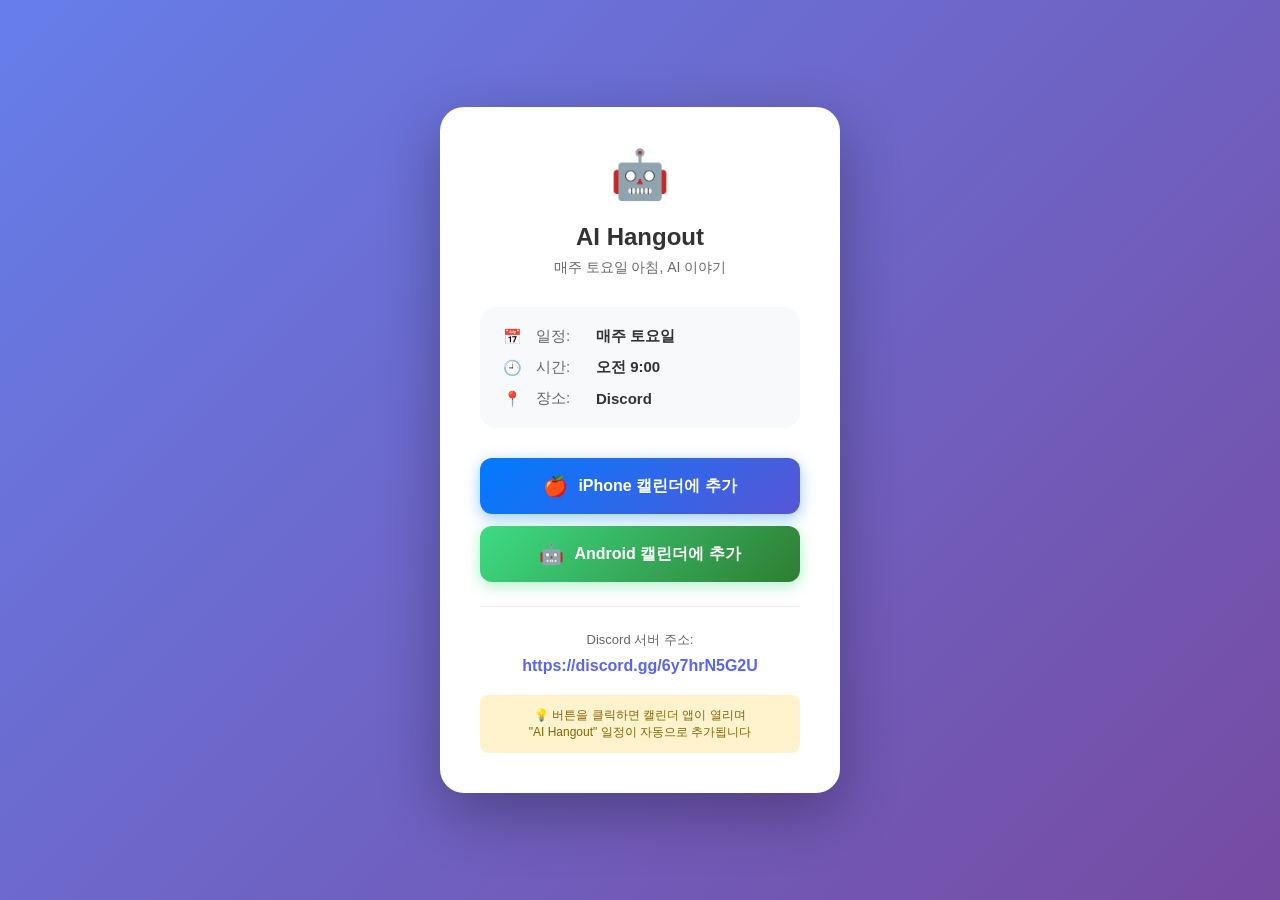
<file: calendar.html>
<!DOCTYPE html>
<html lang="ko">
<head>
    <meta charset="UTF-8">
    <meta name="viewport" content="width=device-width, initial-scale=1.0">
    <title>AI Hangout - 캘린더 일정 추가</title>
    <style>
        * {
            margin: 0;
            padding: 0;
            box-sizing: border-box;
        }
        body {
            font-family: -apple-system, BlinkMacSystemFont, 'Segoe UI', Roboto, sans-serif;
            background: linear-gradient(135deg, #667eea 0%, #764ba2 100%);
            min-height: 100vh;
            display: flex;
            justify-content: center;
            align-items: center;
            padding: 20px;
        }
        .container {
            background: white;
            border-radius: 24px;
            padding: 40px;
            max-width: 400px;
            width: 100%;
            box-shadow: 0 20px 60px rgba(0,0,0,0.3);
        }
        .logo {
            font-size: 48px;
            text-align: center;
            margin-bottom: 20px;
        }
        h1 {
            text-align: center;
            color: #333;
            font-size: 24px;
            margin-bottom: 8px;
        }
        .subtitle {
            text-align: center;
            color: #666;
            font-size: 14px;
            margin-bottom: 30px;
        }
        .event-info {
            background: #f8f9fa;
            border-radius: 16px;
            padding: 20px;
            margin-bottom: 30px;
        }
        .event-row {
            display: flex;
            align-items: center;
            margin-bottom: 12px;
            font-size: 15px;
        }
        .event-row:last-child {
            margin-bottom: 0;
        }
        .icon {
            width: 24px;
            margin-right: 12px;
            text-align: center;
        }
        .label {
            color: #666;
            min-width: 60px;
        }
        .value {
            color: #333;
            font-weight: 600;
        }
        .buttons {
            display: flex;
            flex-direction: column;
            gap: 12px;
        }
        .btn {
            display: flex;
            align-items: center;
            justify-content: center;
            padding: 16px 24px;
            border-radius: 12px;
            text-decoration: none;
            font-weight: 600;
            font-size: 16px;
            transition: transform 0.2s, box-shadow 0.2s;
        }
        .btn:active {
            transform: scale(0.98);
        }
        .btn-iphone {
            background: linear-gradient(135deg, #007AFF 0%, #5856D6 100%);
            color: white;
            box-shadow: 0 4px 15px rgba(0,122,255,0.4);
        }
        .btn-android {
            background: linear-gradient(135deg, #3DDC84 0%, #2E7D32 100%);
            color: white;
            box-shadow: 0 4px 15px rgba(61,220,132,0.4);
        }
        .btn-icon {
            font-size: 20px;
            margin-right: 10px;
        }
        .discord-link {
            margin-top: 24px;
            padding-top: 24px;
            border-top: 1px solid #eee;
            text-align: center;
        }
        .discord-link p {
            color: #666;
            font-size: 13px;
            margin-bottom: 8px;
        }
        .discord-link a {
            color: #5865F2;
            text-decoration: none;
            font-weight: 600;
            word-break: break-all;
        }
        .hint {
            margin-top: 20px;
            padding: 12px;
            background: #fff3cd;
            border-radius: 8px;
            font-size: 12px;
            color: #856404;
            text-align: center;
        }
    </style>
</head>
<body>
    <div class="container">
        <div class="logo">🤖</div>
        <h1>AI Hangout</h1>
        <p class="subtitle">매주 토요일 아침, AI 이야기</p>
        
        <div class="event-info">
            <div class="event-row">
                <span class="icon">📅</span>
                <span class="label">일정:</span>
                <span class="value">매주 토요일</span>
            </div>
            <div class="event-row">
                <span class="icon">🕘</span>
                <span class="label">시간:</span>
                <span class="value">오전 9:00</span>
            </div>
            <div class="event-row">
                <span class="icon">📍</span>
                <span class="label">장소:</span>
                <span class="value">Discord</span>
            </div>
        </div>

        <div class="buttons">
            <a href="data:text/calendar;charset=utf8,BEGIN%3AVCALENDAR%0AVERSION%3A2.0%0ABEGIN%3AVEVENT%0ADTSTART%3BTZID%3DAsia%2FSeoul%3A20260308T090000%0ARRULE%3AFREQ%3DWEEKLY%3BBYDAY%3DSA%0ASUMMARY%3AAI%20Hangout%0ADESCRIPTION%3AJoin%20us%20at%20https%3A%2F%2Fdiscord.gg%2F6y7hrN5G2U%0AURL%3Ahttps%3A%2F%2Fdiscord.gg%2F6y7hrN5G2U%0AEND%3AVEVENT%0AEND%3AVCALENDAR" class="btn btn-iphone">
                <span class="btn-icon">🍎</span>
                <span>iPhone 캘린더에 추가</span>
            </a>
            
            <a href="data:text/calendar;charset=utf8,BEGIN%3AVCALENDAR%0AVERSION%3A2.0%0ABEGIN%3AVEVENT%0ADTSTART%3BTZID%3DAsia%2FSeoul%3A20260308T090000%0ARRULE%3AFREQ%3DWEEKLY%3BBYDAY%3DSA%0ASUMMARY%3AAI%20Hangout%0ADESCRIPTION%3AJoin%20us%20at%20https%3A%2F%2Fdiscord.gg%2F6y7hrN5G2U%0AURL%3Ahttps%3A%2F%2Fdiscord.gg%2F6y7hrN5G2U%0AEND%3AVEVENT%0AEND%3AVCALENDAR" class="btn btn-android">
                <span class="btn-icon">🤖</span>
                <span>Android 캘린더에 추가</span>
            </a>
        </div>

        <div class="discord-link">
            <p>Discord 서버 주소:</p>
            <a href="https://discord.gg/6y7hrN5G2U" target="_blank">https://discord.gg/6y7hrN5G2U</a>
        </div>

        <div class="hint">
            💡 버튼을 클릭하면 캘린더 앱이 열리며<br>"AI Hangout" 일정이 자동으로 추가됩니다
        </div>
    </div>
</body>
</html>
</file>
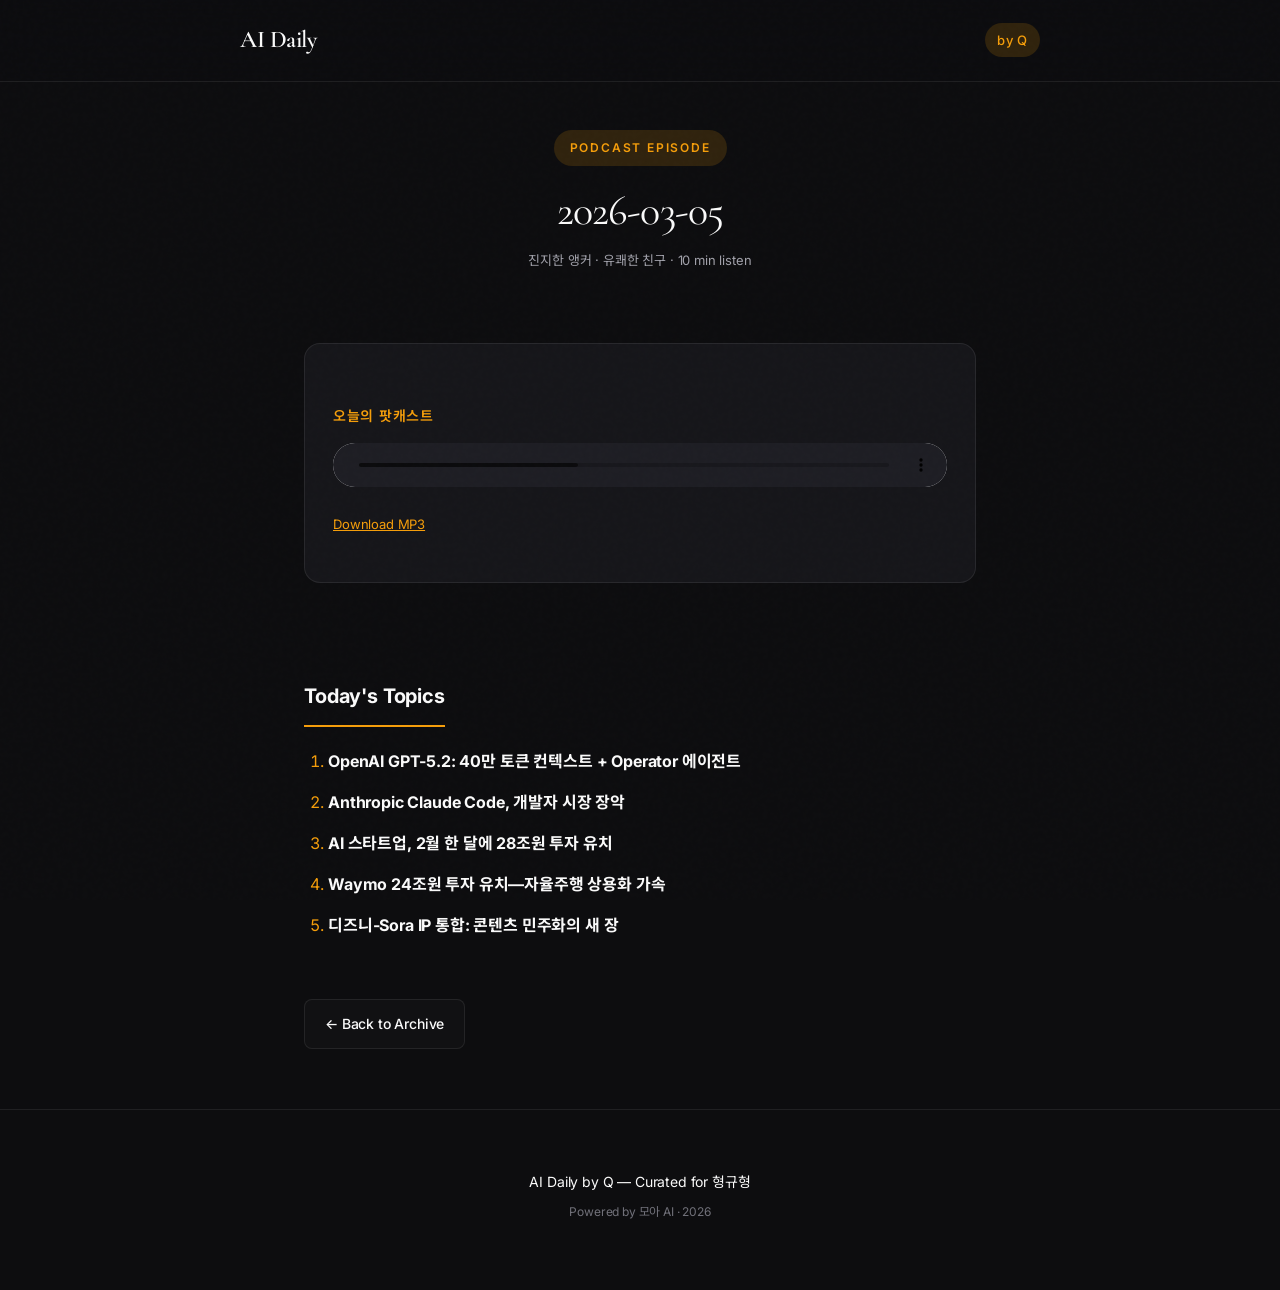
<file: 2026-03-05/podcast.html>
<!DOCTYPE html>
<html lang="ko">
<head>
    <meta charset="UTF-8">
    <meta name="viewport" content="width=device-width, initial-scale=1.0">
    <title>Podcast | AI Daily by Q</title>
    <link rel="stylesheet" href="../style.css">
    <link rel="preconnect" href="https://fonts.googleapis.com">
    <link href="https://fonts.googleapis.com/css2?family=Cormorant+Garamond:ital,wght@0,400;0,600;1,400&family=Inter:wght@300;400;500;600&family=Noto+Sans+KR:wght@300;400;500&display=swap" rel="stylesheet">
</head>
<body>
    <div class="grain"></div>

    <header class="header">
        <div class="header-inner">
            <a href="../" style="text-decoration:none;">
                <div class="logo">AI Daily</div>
            </a>
            <div class="byline">by Q</div>
        </div>
    </header>

    <main class="main">
        <article class="detail-header">
            <span class="kicker">Podcast Episode</span>
            <h1 id="podcast-date">Daily Briefing</h1>
            <p class="detail-meta">진지한 앵커 · 유쾌한 친구 · 10 min listen</p>
        </article>

        <article class="detail-content">
            <section class="audio-section" style="margin-bottom: 48px;">
                <h3>오늘의 팟캐스트</h3>
                <audio controls id="main-audio">
                    <source src="podcast.mp3" type="audio/mpeg">
                    Your browser does not support the audio element.
                </audio>
                <p style="margin-top: 16px; font-size: 13px;">
                    <a href="podcast.mp3" download id="download-link" style="color: var(--accent);">Download MP3</a>
                </p>
            </section>

            <h2>Today's Topics</h2>
            <div id="topics-list">
                <p class="loading">톡내용을 불러오는 중...</p>
            </div>

            <a href="../" class="back-link">← Back to Archive</a>
        </article>
    </main>

    <footer class="footer">
        <p>AI Daily by Q — Curated for 형규형</p>
        <p class="footer-meta">Powered by 모아 AI · 2026</p>
    </footer>

    <script>
        // 날짜 표시
        const pathParts = window.location.pathname.split('/');
        const dateFolder = pathParts[pathParts.length - 2];
        if (dateFolder) {
            document.getElementById('podcast-date').textContent = dateFolder;
        }

        // 오디오 파일 존재 여부 체크
        const audio = document.getElementById('main-audio');
        const downloadLink = document.getElementById('download-link');
        
        fetch('podcast.mp3', { method: 'HEAD' })
            .then(response => {
                if (!response.ok) {
                    // 파일 없음 - Coming Soon 표시
                    audio.style.display = 'none';
                    downloadLink.style.display = 'none';
                    
                    const comingSoon = document.createElement('div');
                    comingSoon.innerHTML = `
                        <p style="color: var(--text-secondary); font-style: italic;">
                            🎙️ 팟캐스트가 준비 중입니다.<br>
                            매일 아침 7:30에 업데이트됩니다.
                        </p>
                    `;
                    audio.parentNode.insertBefore(comingSoon, audio.nextSibling);
                }
            })
            .catch(() => {
                // 에러 시에도 Coming Soon
                audio.style.display = 'none';
                downloadLink.style.display = 'none';
            });

        // 톡내용 로드
        fetch('summary.json')
            .then(r => r.json())
            .then(data => {
                const container = document.getElementById('topics-list');
                if (data.headlines) {
                    container.innerHTML = '<ol>' + 
                        data.headlines.map(h => `<li style="margin-bottom: 12px;"><strong>${h.title}</strong></li>`).join('') + 
                        '</ol>';
                }
            })
            .catch(() => {
                document.getElementById('topics-list').innerHTML = '<p>톡내용을 불러올 수 없습니다.</p>';
            });
    </script>
</body>
</html>
</file>
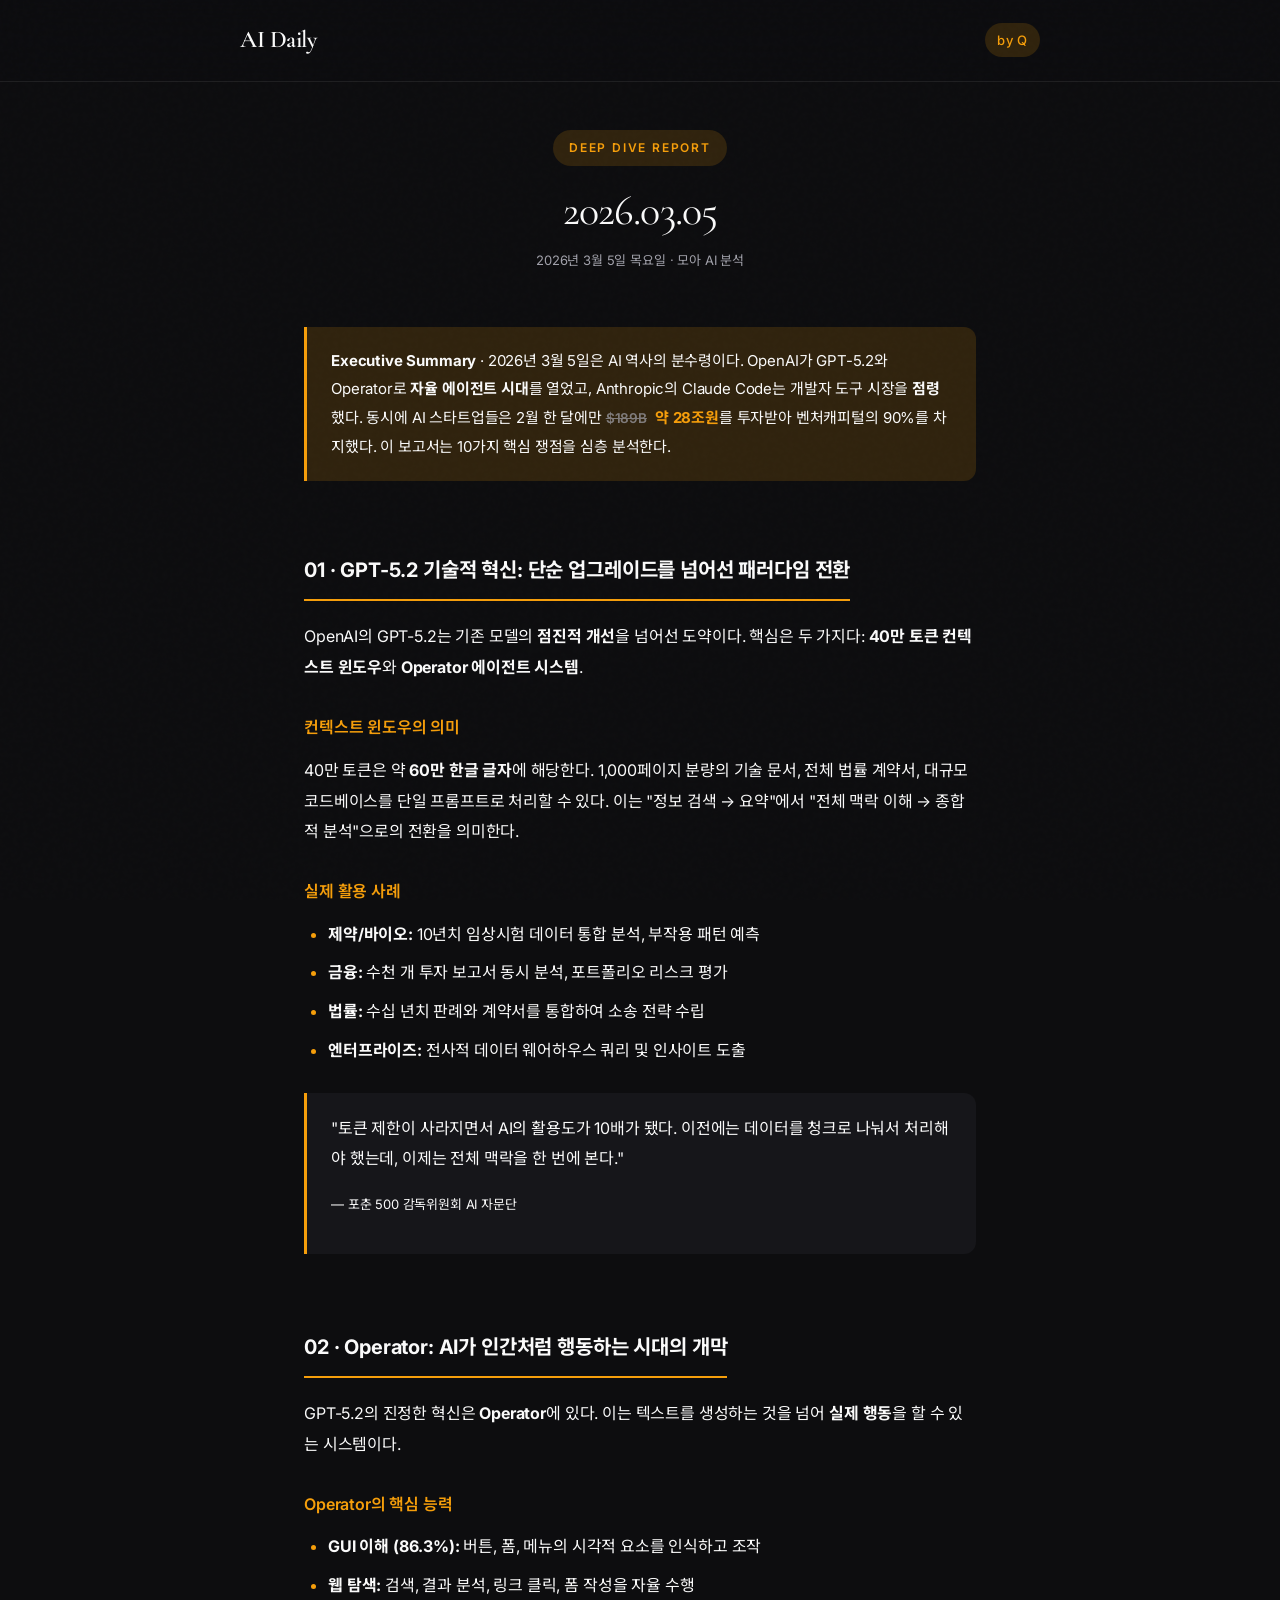
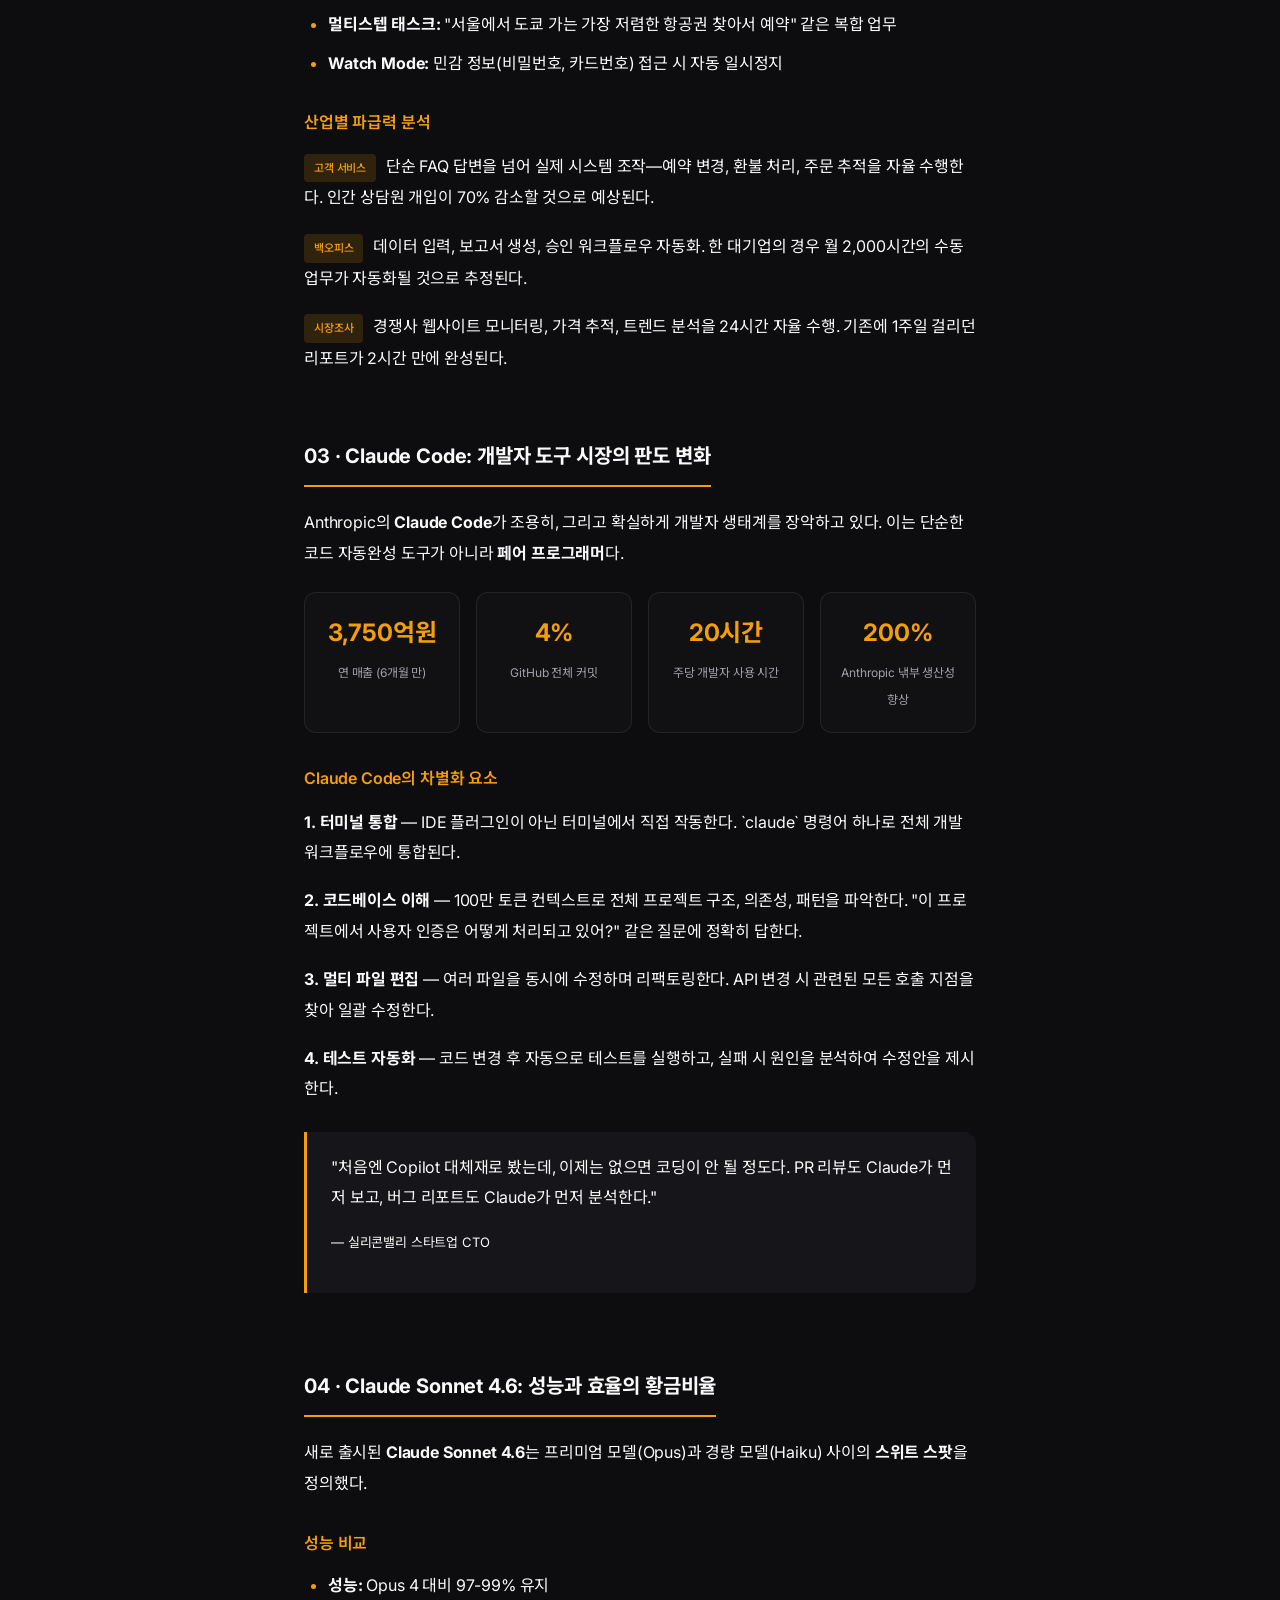
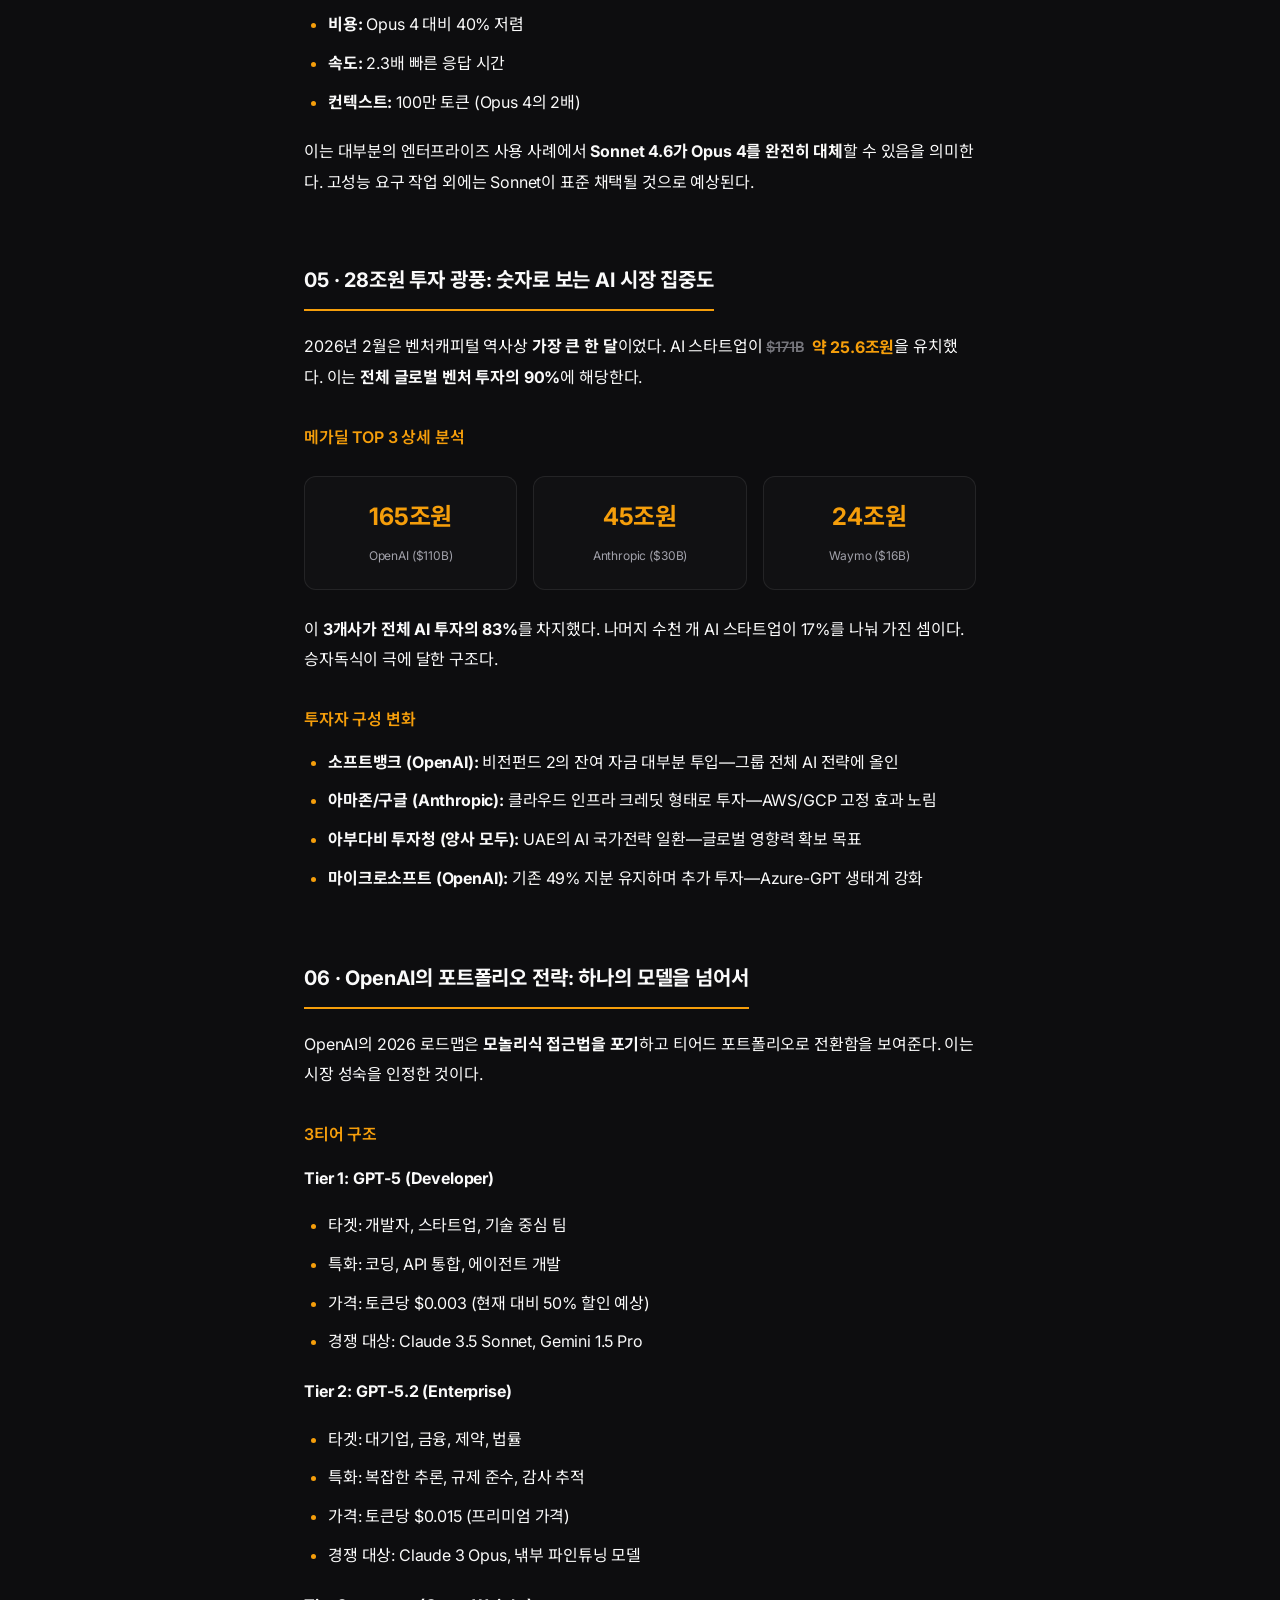
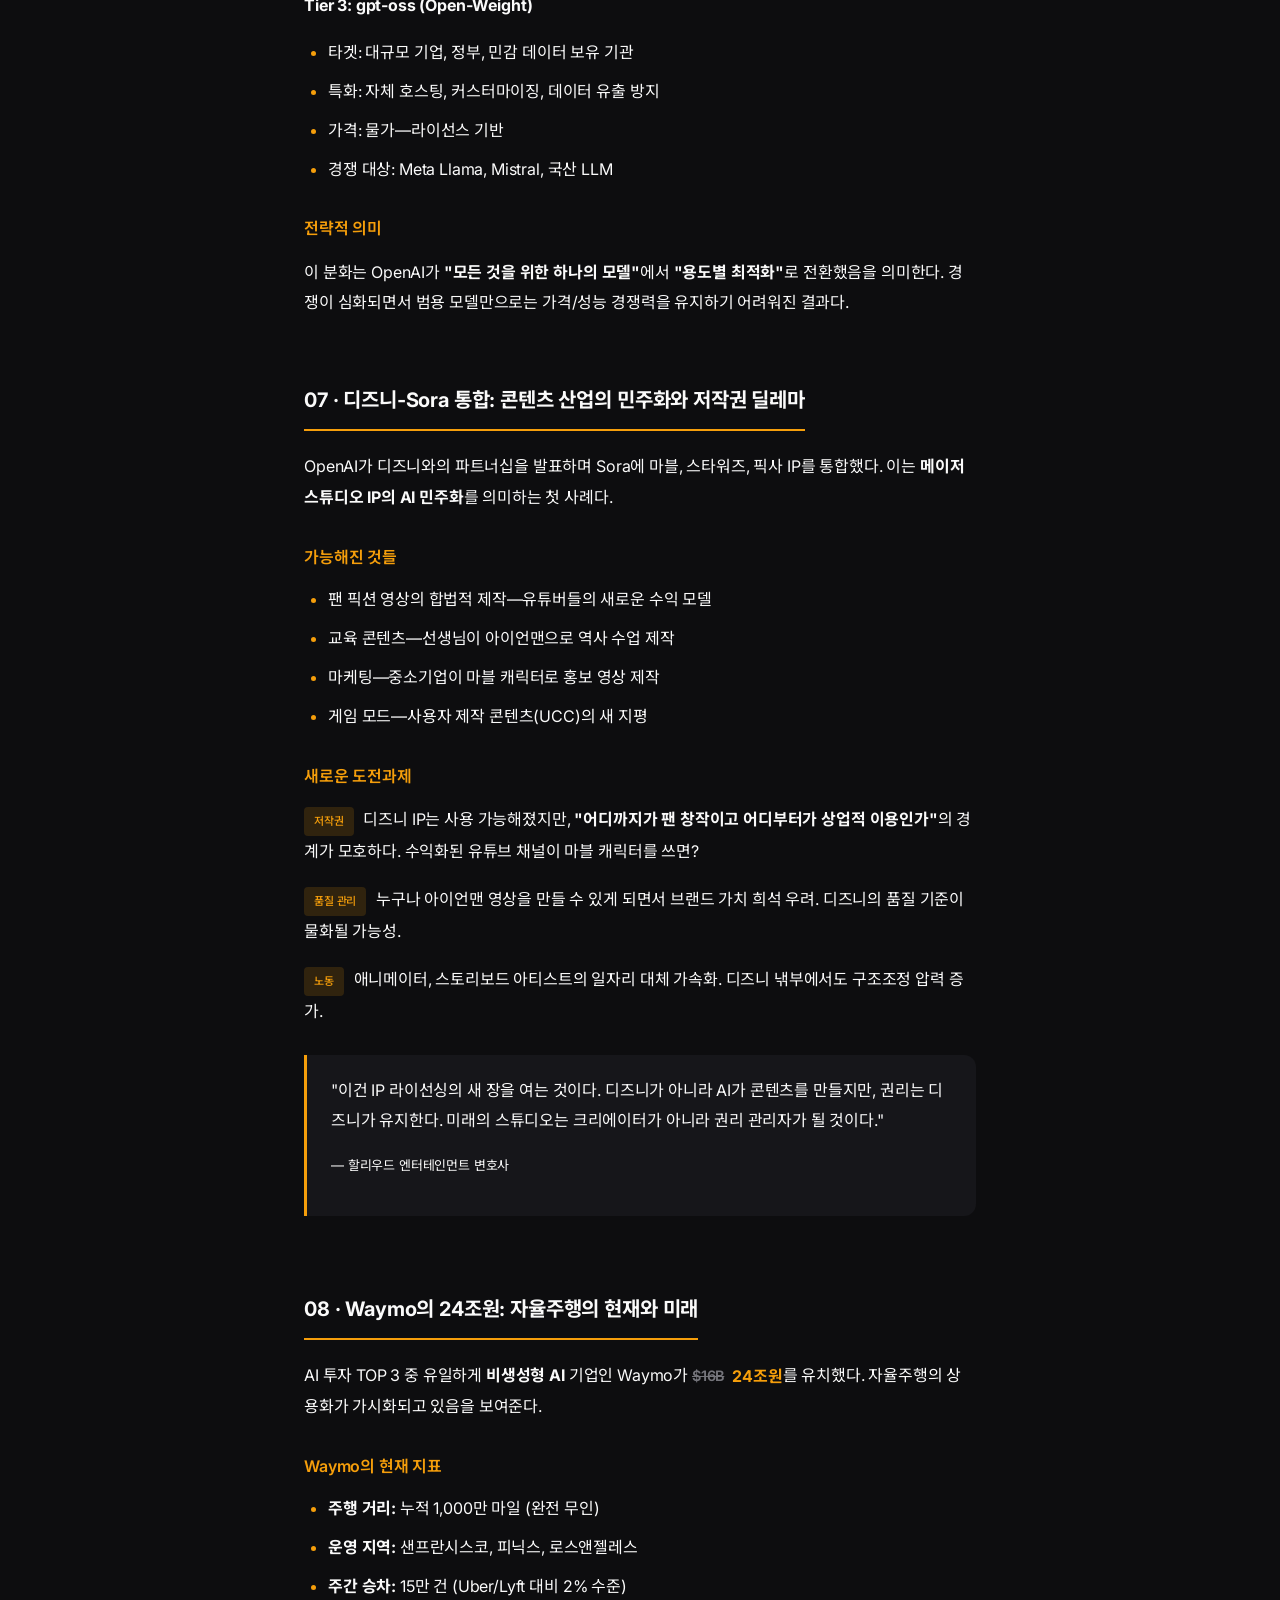
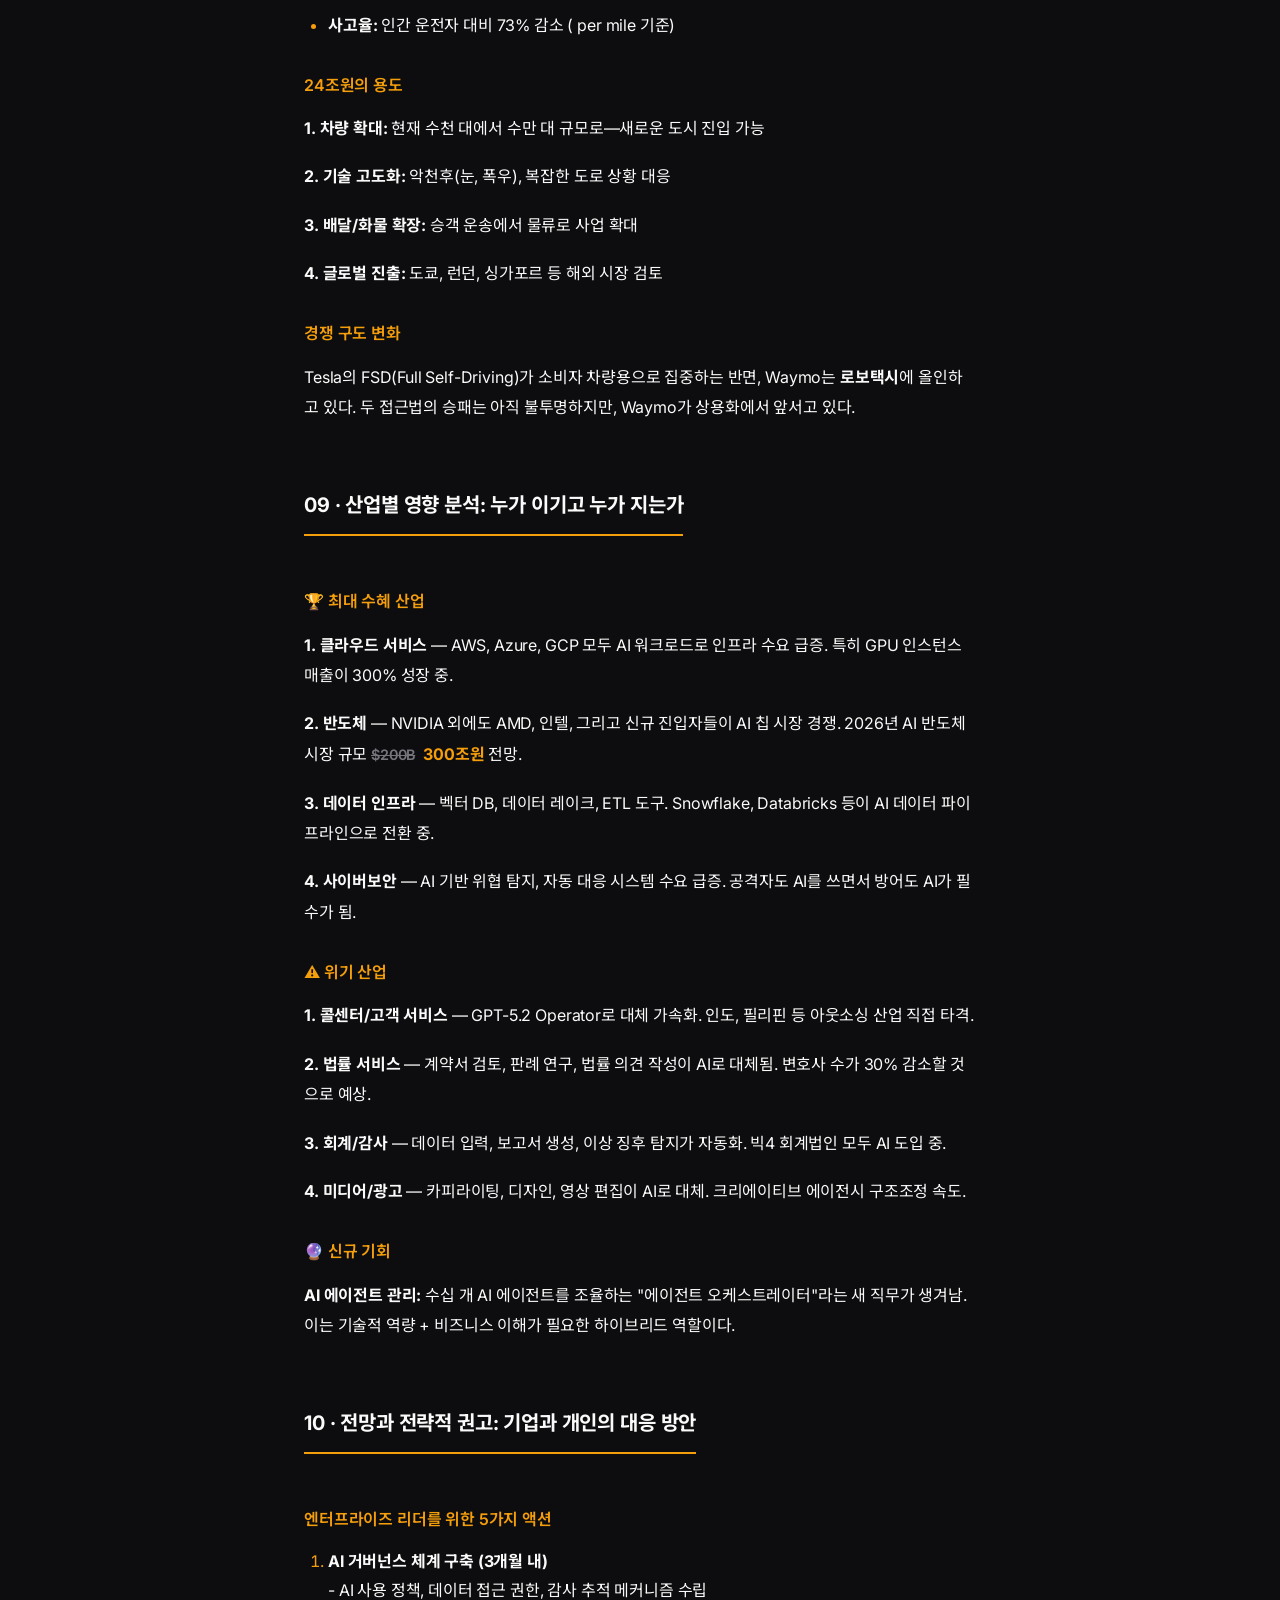
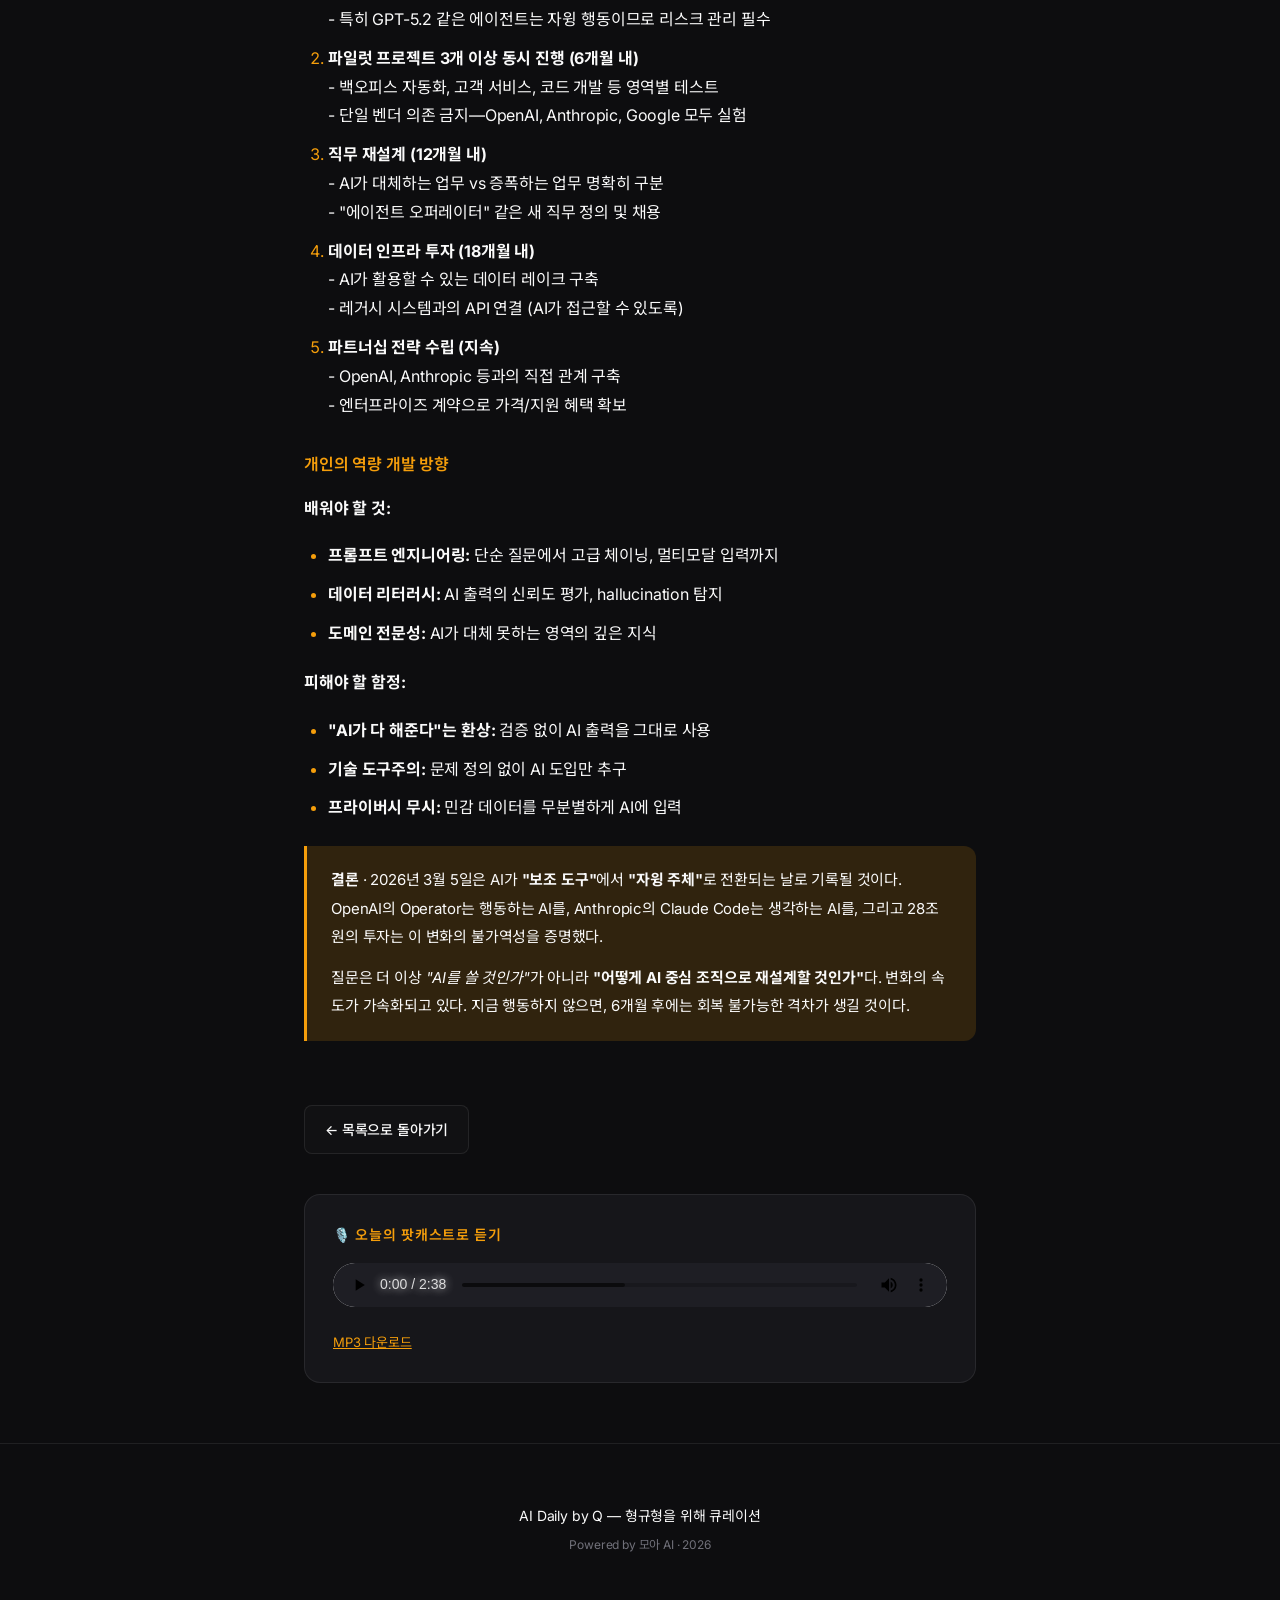
<file: 2026-03-05/report.html>
<!DOCTYPE html>
<html lang="ko">
<head>
    <meta charset="UTF-8">
    <meta name="viewport" content="width=device-width, initial-scale=1.0">
    <title>2026.03.05 심층 리포트 | AI Daily by Q</title>
    
    <meta property="og:type" content="article">
    <meta property="og:title" content="2026.03.05 AI Daily 심층 리포트">
    <meta property="og:description" content="OpenAI GPT-5.2, Anthropic Claude Code 장악, AI 투자 28조원 분석">
    
    <link rel="stylesheet" href="../style.css">
    <link rel="preconnect" href="https://fonts.googleapis.com">
    <link href="https://fonts.googleapis.com/css2?family=Cormorant+Garamond:ital,wght@0,400;0,600;1,400&family=Inter:wght@300;400;500;600;700&family=Noto+Sans+KR:wght@300;400;500;600;700&display=swap" rel="stylesheet">
</head>
<body>
    <div class="grain"></div>

    <header class="header">
        <div class="header-inner">
            <a href="../" style="text-decoration:none;">
                <div class="logo">AI Daily</div>
            </a>
            <div class="byline">by Q</div>
        </div>
    </header>

    <main class="main">
        <article class="detail-header">
            <span class="kicker">Deep Dive Report</span>
            <h1>2026.03.05</h1>
            <p class="detail-meta">2026년 3월 5일 목요일 · 모아 AI 분석</p>
        </article>

        <article class="detail-content">
            <!-- Executive Summary -->
            <div class="highlight-box">
                <p><strong>Executive Summary</strong> · 2026년 3월 5일은 AI 역사의 분수령이다. OpenAI가 GPT-5.2와 Operator로 <strong>자율 에이전트 시대</strong>를 열었고, Anthropic의 Claude Code는 개발자 도구 시장을 <strong>점령</strong>했다. 동시에 AI 스타트업들은 2월 한 달에만 <span class="currency-pair"><span class="currency-usd">$189B</span><span class="currency-krw">약 28조원</span></span>를 투자받아 벤처캐피털의 90%를 차지했다. 이 보고서는 10가지 핵심 쟁점을 심층 분석한다.</p>
            </div>

            <!-- Section 01 -->
            <h2>01 · GPT-5.2 기술적 혁신: 단순 업그레이드를 넘어선 패러다임 전환</h2>
            
            <p>OpenAI의 GPT-5.2는 기존 모델의 <strong>점진적 개선</strong>을 넘어선 도약이다. 핵심은 두 가지다: <strong>40만 토큰 컨텍스트 윈도우</strong>와 <strong>Operator 에이전트 시스템</strong>.</p>

            <h3>컨텍스트 윈도우의 의미</h3>
            <p>40만 토큰은 약 <strong>60만 한글 글자</strong>에 해당한다. 1,000페이지 분량의 기술 문서, 전체 법률 계약서, 대규모 코드베이스를 단일 프롬프트로 처리할 수 있다. 이는 "정보 검색 → 요약"에서 "전체 맥락 이해 → 종합적 분석"으로의 전환을 의미한다.</p>

            <h3>실제 활용 사례</h3>
            <ul>
                <li><strong>제약/바이오:</strong> 10년치 임상시험 데이터 통합 분석, 부작용 패턴 예측</li>
                <li><strong>금융:</strong> 수천 개 투자 보고서 동시 분석, 포트폴리오 리스크 평가</li>
                <li><strong>법률:</strong> 수십 년치 판례와 계약서를 통합하여 소송 전략 수립</li>
                <li><strong>엔터프라이즈:</strong> 전사적 데이터 웨어하우스 쿼리 및 인사이트 도출</li>
            </ul>

            <blockquote>
                <p>"토큰 제한이 사라지면서 AI의 활용도가 10배가 됐다. 이전에는 데이터를 청크로 나눠서 처리해야 했는데, 이제는 전체 맥락을 한 번에 본다."</p>
                <p style="margin-top: 12px; font-size: 13px;">— 포춘 500 감독위원회 AI 자문단</p>
            </blockquote>

            <!-- Section 02 -->
            <h2>02 · Operator: AI가 인간처럼 행동하는 시대의 개막</h2>

            <p>GPT-5.2의 진정한 혁신은 <strong>Operator</strong>에 있다. 이는 텍스트를 생성하는 것을 넘어 <strong>실제 행동</strong>을 할 수 있는 시스템이다.</p>

            <h3>Operator의 핵심 능력</h3>
            <ul>
                <li><strong>GUI 이해 (86.3%):</strong> 버튼, 폼, 메뉴의 시각적 요소를 인식하고 조작</li>
                <li><strong>웹 탐색:</strong> 검색, 결과 분석, 링크 클릭, 폼 작성을 자율 수행</li>
                <li><strong>멀티스텝 태스크:</strong> "서울에서 도쿄 가는 가장 저렴한 항공권 찾아서 예약" 같은 복합 업무</li>
                <li><strong>Watch Mode:</strong> 민감 정보(비밀번호, 카드번호) 접근 시 자동 일시정지</li>
            </ul>

            <h3>산업별 파급력 분석</h3>
            
            <p><span class="tag">고객 서비스</span> 단순 FAQ 답변을 넘어 실제 시스템 조작—예약 변경, 환불 처리, 주문 추적을 자율 수행한다. 인간 상담원 개입이 70% 감소할 것으로 예상된다.</p>

            <p><span class="tag">백오피스</span> 데이터 입력, 보고서 생성, 승인 워크플로우 자동화. 한 대기업의 경우 월 2,000시간의 수동 업무가 자동화될 것으로 추정된다.</p>

            <p><span class="tag">시장조사</span> 경쟁사 웹사이트 모니터링, 가격 추적, 트렌드 분석을 24시간 자율 수행. 기존에 1주일 걸리던 리포트가 2시간 만에 완성된다.</p>

            <!-- Section 03 -->
            <h2>03 · Claude Code: 개발자 도구 시장의 판도 변화</h2>

            <p>Anthropic의 <strong>Claude Code</strong>가 조용히, 그리고 확실하게 개발자 생태계를 장악하고 있다. 이는 단순한 코드 자동완성 도구가 아니라 <strong>페어 프로그래머</strong>다.</p>

            <div class="stats-grid">
                <div class="stat-item">
                    <span class="stat-value"><span class="currency-pair"><span class="currency-krw">3,750억원</span></span></span>
                    <span class="stat-label">연 매출 (6개월 만)</span>
                </div>
                <div class="stat-item">
                    <span class="stat-value">4%</span>
                    <span class="stat-label">GitHub 전체 커밋</span>
                </div>
                <div class="stat-item">
                    <span class="stat-value">20시간</span>
                    <span class="stat-label">주당 개발자 사용 시간</span>
                </div>
                <div class="stat-item">
                    <span class="stat-value">200%</span>
                    <span class="stat-label">Anthropic 낶부 생산성 향상</span>
                </div>
            </div>

            <h3>Claude Code의 차별화 요소</h3>

            <p><strong>1. 터미널 통합</strong> — IDE 플러그인이 아닌 터미널에서 직접 작동한다. `claude` 명령어 하나로 전체 개발 워크플로우에 통합된다.</p>

            <p><strong>2. 코드베이스 이해</strong> — 100만 토큰 컨텍스트로 전체 프로젝트 구조, 의존성, 패턴을 파악한다. "이 프로젝트에서 사용자 인증은 어떻게 처리되고 있어?" 같은 질문에 정확히 답한다.</p>

            <p><strong>3. 멀티 파일 편집</strong> — 여러 파일을 동시에 수정하며 리팩토링한다. API 변경 시 관련된 모든 호출 지점을 찾아 일괄 수정한다.</p>

            <p><strong>4. 테스트 자동화</strong> — 코드 변경 후 자동으로 테스트를 실행하고, 실패 시 원인을 분석하여 수정안을 제시한다.</p>

            <blockquote>
                <p>"처음엔 Copilot 대체재로 봤는데, 이제는 없으면 코딩이 안 될 정도다. PR 리뷰도 Claude가 먼저 보고, 버그 리포트도 Claude가 먼저 분석한다."</p>
                <p style="margin-top: 12px; font-size: 13px;">— 실리콘밸리 스타트업 CTO</p>
            </blockquote>

            <!-- Section 04 -->
            <h2>04 · Claude Sonnet 4.6: 성능과 효율의 황금비율</h2>

            <p>새로 출시된 <strong>Claude Sonnet 4.6</strong>는 프리미엄 모델(Opus)과 경량 모델(Haiku) 사이의 <strong>스위트 스팟</strong>을 정의했다.</p>

            <h3>성능 비교</h3>
            <ul>
                <li><strong>성능:</strong> Opus 4 대비 97-99% 유지</li>
                <li><strong>비용:</strong> Opus 4 대비 40% 저렴</li>
                <li><strong>속도:</strong> 2.3배 빠른 응답 시간</li>
                <li><strong>컨텍스트:</strong> 100만 토큰 (Opus 4의 2배)</li>
            </ul>

            <p>이는 대부분의 엔터프라이즈 사용 사례에서 <strong>Sonnet 4.6가 Opus 4를 완전히 대체</strong>할 수 있음을 의미한다. 고성능 요구 작업 외에는 Sonnet이 표준 채택될 것으로 예상된다.</p>

            <!-- Section 05 -->
            <h2>05 · 28조원 투자 광풍: 숫자로 보는 AI 시장 집중도</h2>

            <p>2026년 2월은 벤처캐피털 역사상 <strong>가장 큰 한 달</strong>이었다. AI 스타트업이 <span class="currency-pair"><span class="currency-usd">$171B</span><span class="currency-krw">약 25.6조원</span></span>을 유치했다. 이는 <strong>전체 글로벌 벤처 투자의 90%</strong>에 해당한다.</p>

            <h3>메가딜 TOP 3 상세 분석</h3>

            <div class="stats-grid">
                <div class="stat-item">
                    <span class="stat-value"><span class="currency-pair"><span class="currency-krw">165조원</span></span></span>
                    <span class="stat-label">OpenAI ($110B)</span>
                </div>
                <div class="stat-item">
                    <span class="stat-value"><span class="currency-pair"><span class="currency-krw">45조원</span></span></span>
                    <span class="stat-label">Anthropic ($30B)</span>
                </div>
                <div class="stat-item">
                    <span class="stat-value"><span class="currency-pair"><span class="currency-krw">24조원</span></span></span>
                    <span class="stat-label">Waymo ($16B)</span>
                </div>
            </div>

            <p>이 <strong>3개사가 전체 AI 투자의 83%</strong>를 차지했다. 나머지 수천 개 AI 스타트업이 17%를 나눠 가진 셈이다. 승자독식이 극에 달한 구조다.</p>

            <h3>투자자 구성 변화</h3>
            <ul>
                <li><strong>소프트뱅크 (OpenAI):</strong> 비전펀드 2의 잔여 자금 대부분 투입—그룹 전체 AI 전략에 올인</li>
                <li><strong>아마존/구글 (Anthropic):</strong> 클라우드 인프라 크레딧 형태로 투자—AWS/GCP 고정 효과 노림</li>
                <li><strong>아부다비 투자청 (양사 모두):</strong> UAE의 AI 국가전략 일환—글로벌 영향력 확보 목표</li>
                <li><strong>마이크로소프트 (OpenAI):</strong> 기존 49% 지분 유지하며 추가 투자—Azure-GPT 생태계 강화</li>
            </ul>

            <!-- Section 06 -->
            <h2>06 · OpenAI의 포트폴리오 전략: 하나의 모델을 넘어서</h2>

            <p>OpenAI의 2026 로드맵은 <strong>모놀리식 접근법을 포기</strong>하고 티어드 포트폴리오로 전환함을 보여준다. 이는 시장 성숙을 인정한 것이다.</p>

            <h3>3티어 구조</h3>

            <p><strong>Tier 1: GPT-5 (Developer)</strong></p>
            <ul>
                <li>타겟: 개발자, 스타트업, 기술 중심 팀</li>
                <li>특화: 코딩, API 통합, 에이전트 개발</li>
                <li>가격: 토큰당 $0.003 (현재 대비 50% 할인 예상)</li>
                <li>경쟁 대상: Claude 3.5 Sonnet, Gemini 1.5 Pro</li>
            </ul>

            <p><strong>Tier 2: GPT-5.2 (Enterprise)</strong></p>
            <ul>
                <li>타겟: 대기업, 금융, 제약, 법률</li>
                <li>특화: 복잡한 추론, 규제 준수, 감사 추적</li>
                <li>가격: 토큰당 $0.015 (프리미엄 가격)</li>
                <li>경쟁 대상: Claude 3 Opus, 낶부 파인튜닝 모델</li>
            </ul>

            <p><strong>Tier 3: gpt-oss (Open-Weight)</strong></p>
            <ul>
                <li>타겟: 대규모 기업, 정부, 민감 데이터 보유 기관</li>
                <li>특화: 자체 호스팅, 커스터마이징, 데이터 유출 방지</li>
                <li>가격: 물가—라이선스 기반</li>
                <li>경쟁 대상: Meta Llama, Mistral, 국산 LLM</li>
            </ul>

            <h3>전략적 의미</h3>
            <p>이 분화는 OpenAI가 <strong>"모든 것을 위한 하나의 모델"</strong>에서 <strong>"용도별 최적화"</strong>로 전환했음을 의미한다. 경쟁이 심화되면서 범용 모델만으로는 가격/성능 경쟁력을 유지하기 어려워진 결과다.</p>

            <!-- Section 07 -->
            <h2>07 · 디즈니-Sora 통합: 콘텐츠 산업의 민주화와 저작권 딜레마</h2>

            <p>OpenAI가 디즈니와의 파트너십을 발표하며 Sora에 마블, 스타워즈, 픽사 IP를 통합했다. 이는 <strong>메이저 스튜디오 IP의 AI 민주화</strong>를 의미하는 첫 사례다.</p>

            <h3>가능해진 것들</h3>
            <ul>
                <li>팬 픽션 영상의 합법적 제작—유튜버들의 새로운 수익 모델</li>
                <li>교육 콘텐츠—선생님이 아이언맨으로 역사 수업 제작</li>
                <li>마케팅—중소기업이 마블 캐릭터로 홍보 영상 제작</li>
                <li>게임 모드—사용자 제작 콘텐츠(UCC)의 새 지평</li>
            </ul>

            <h3>새로운 도전과제</h3>
            
            <p><span class="tag">저작권</span> 디즈니 IP는 사용 가능해졌지만, <strong>"어디까지가 팬 창작이고 어디부터가 상업적 이용인가"</strong>의 경계가 모호하다. 수익화된 유튜브 채널이 마블 캐릭터를 쓰면?</p>

            <p><span class="tag">품질 관리</span> 누구나 아이언맨 영상을 만들 수 있게 되면서 브랜드 가치 희석 우려. 디즈니의 품질 기준이 물화될 가능성.</p>

            <p><span class="tag">노동</span> 애니메이터, 스토리보드 아티스트의 일자리 대체 가속화. 디즈니 낶부에서도 구조조정 압력 증가.</p>

            <blockquote>
                <p>"이건 IP 라이선싱의 새 장을 여는 것이다. 디즈니가 아니라 AI가 콘텐츠를 만들지만, 권리는 디즈니가 유지한다. 미래의 스튜디오는 크리에이터가 아니라 권리 관리자가 될 것이다."</p>
                <p style="margin-top: 12px; font-size: 13px;">— 할리우드 엔터테인먼트 변호사</p>
            </blockquote>

            <!-- Section 08 -->
            <h2>08 · Waymo의 24조원: 자율주행의 현재와 미래</h2>

            <p>AI 투자 TOP 3 중 유일하게 <strong>비생성형 AI</strong> 기업인 Waymo가 <span class="currency-pair"><span class="currency-usd">$16B</span><span class="currency-krw">24조원</span></span>를 유치했다. 자율주행의 상용화가 가시화되고 있음을 보여준다.</p>

            <h3>Waymo의 현재 지표</h3>
            <ul>
                <li><strong>주행 거리:</strong> 누적 1,000만 마일 (완전 무인)</li>
                <li><strong>운영 지역:</strong> 샌프란시스코, 피닉스, 로스앤젤레스</li>
                <li><strong>주간 승차:</strong> 15만 건 (Uber/Lyft 대비 2% 수준)</li>
                <li><strong>사고율:</strong> 인간 운전자 대비 73% 감소 ( per mile 기준)</li>
            </ul>

            <h3>24조원의 용도</h3>
            <p><strong>1. 차량 확대:</strong> 현재 수천 대에서 수만 대 규모로—새로운 도시 진입 가능</p>
            <p><strong>2. 기술 고도화:</strong> 악천후(눈, 폭우), 복잡한 도로 상황 대응</p>
            <p><strong>3. 배달/화물 확장:</strong> 승객 운송에서 물류로 사업 확대</p>
            <p><strong>4. 글로벌 진출:</strong> 도쿄, 런던, 싱가포르 등 해외 시장 검토</p>

            <h3>경쟁 구도 변화</h3>
            <p>Tesla의 FSD(Full Self-Driving)가 소비자 차량용으로 집중하는 반면, Waymo는 <strong>로보택시</strong>에 올인하고 있다. 두 접근법의 승패는 아직 불투명하지만, Waymo가 상용화에서 앞서고 있다.</p>

            <!-- Section 09 -->
            <h2>09 · 산업별 영향 분석: 누가 이기고 누가 지는가</h2>

            <h3>🏆 최대 수혜 산업</h3>

            <p><strong>1. 클라우드 서비스</strong> — AWS, Azure, GCP 모두 AI 워크로드로 인프라 수요 급증. 특히 GPU 인스턴스 매출이 300% 성장 중.</p>

            <p><strong>2. 반도체</strong> — NVIDIA 외에도 AMD, 인텔, 그리고 신규 진입자들이 AI 칩 시장 경쟁. 2026년 AI 반도체 시장 규모 <span class="currency-pair"><span class="currency-usd">$200B</span><span class="currency-krw">300조원</span></span> 전망.</p>

            <p><strong>3. 데이터 인프라</strong> — 벡터 DB, 데이터 레이크, ETL 도구. Snowflake, Databricks 등이 AI 데이터 파이프라인으로 전환 중.</p>

            <p><strong>4. 사이버보안</strong> — AI 기반 위협 탐지, 자동 대응 시스템 수요 급증. 공격자도 AI를 쓰면서 방어도 AI가 필수가 됨.</p>

            <h3>⚠️ 위기 산업</h3>

            <p><strong>1. 콜센터/고객 서비스</strong> — GPT-5.2 Operator로 대체 가속화. 인도, 필리핀 등 아웃소싱 산업 직접 타격.</p>

            <p><strong>2. 법률 서비스</strong> — 계약서 검토, 판례 연구, 법률 의견 작성이 AI로 대체됨. 변호사 수가 30% 감소할 것으로 예상.</p>

            <p><strong>3. 회계/감사</strong> — 데이터 입력, 보고서 생성, 이상 징후 탐지가 자동화. 빅4 회계법인 모두 AI 도입 중.</p>

            <p><strong>4. 미디어/광고</strong> — 카피라이팅, 디자인, 영상 편집이 AI로 대체. 크리에이티브 에이전시 구조조정 속도.</p>

            <h3>🔮 신규 기회</h3>

            <p><strong>AI 에이전트 관리:</strong> 수십 개 AI 에이전트를 조율하는 "에이전트 오케스트레이터"라는 새 직무가 생겨남. 이는 기술적 역량 + 비즈니스 이해가 필요한 하이브리드 역할이다.</p>

            <!-- Section 10 -->
            <h2>10 · 전망과 전략적 권고: 기업과 개인의 대응 방안</h2>

            <h3>엔터프라이즈 리더를 위한 5가지 액션</h3>

            <ol>
                <li>
                    <strong>AI 거버넌스 체계 구축 (3개월 내)</strong><br>
                    - AI 사용 정책, 데이터 접근 권한, 감사 추적 메커니즘 수립<br>
                    - 특히 GPT-5.2 같은 에이전트는 자윙 행동이므로 리스크 관리 필수
                </li>
                <li>
                    <strong>파일럿 프로젝트 3개 이상 동시 진행 (6개월 내)</strong><br>
                    - 백오피스 자동화, 고객 서비스, 코드 개발 등 영역별 테스트<br>
                    - 단일 벤더 의존 금지—OpenAI, Anthropic, Google 모두 실험
                </li>
                <li>
                    <strong>직무 재설계 (12개월 내)</strong><br>
                    - AI가 대체하는 업무 vs 증폭하는 업무 명확히 구분<br>
                    - "에이전트 오퍼레이터" 같은 새 직무 정의 및 채용
                </li>
                <li>
                    <strong>데이터 인프라 투자 (18개월 내)</strong><br>
                    - AI가 활용할 수 있는 데이터 레이크 구축<br>
                    - 레거시 시스템과의 API 연결 (AI가 접근할 수 있도록)
                </li>
                <li>
                    <strong>파트너십 전략 수립 (지속)</strong><br>
                    - OpenAI, Anthropic 등과의 직접 관계 구축<br>
                    - 엔터프라이즈 계약으로 가격/지원 혜택 확보
                </li>
            </ol>

            <h3>개인의 역량 개발 방향</h3>

            <p><strong>배워야 할 것:</strong></p>
            <ul>
                <li><strong>프롬프트 엔지니어링:</strong> 단순 질문에서 고급 체이닝, 멀티모달 입력까지</li>
                <li><strong>데이터 리터러시:</strong> AI 출력의 신뢰도 평가, hallucination 탐지</li>
                <li><strong>도메인 전문성:</strong> AI가 대체 못하는 영역의 깊은 지식
            </ul>

            <p><strong>피해야 할 함정:</strong></p>
            <ul>
                <li><strong>"AI가 다 해준다"는 환상:</strong> 검증 없이 AI 출력을 그대로 사용</li>
                <li><strong>기술 도구주의:</strong> 문제 정의 없이 AI 도입만 추구</li>
                <li><strong>프라이버시 무시:</strong> 민감 데이터를 무분별하게 AI에 입력
            </ul>

            <!-- Closing -->
            <div class="highlight-box">
                <p><strong>결론</strong> · 2026년 3월 5일은 AI가 <strong>"보조 도구"</strong>에서 <strong>"자윙 주체"</strong>로 전환되는 날로 기록될 것이다. OpenAI의 Operator는 행동하는 AI를, Anthropic의 Claude Code는 생각하는 AI를, 그리고 28조원의 투자는 이 변화의 불가역성을 증명했다.</p>
                <p style="margin-top: 12px;">질문은 더 이상 <em>"AI를 쓸 것인가"</em>가 아니라 <strong>"어떻게 AI 중심 조직으로 재설계할 것인가"</strong>다. 변화의 속도가 가속화되고 있다. 지금 행동하지 않으면, 6개월 후에는 회복 불가능한 격차가 생길 것이다.</p>
            </div>

            <a href="../" class="back-link">← 목록으로 돌아가기</a>
        </article>

        <section class="audio-section" id="audio-section">
            <h3>🎙️ 오늘의 팟캐스트로 듣기</h3>
            <audio controls id="main-audio">
                <source src="podcast.mp3" type="audio/mpeg">
                Your browser does not support the audio element.
            </audio>            
            <p style="margin-top: 16px; font-size: 13px;" id="download-p">
                <a href="podcast.mp3" download style="color: var(--accent);">MP3 다운로드</a>
            </p>
        </section>

        <script>
            // podcast.mp3 존재 여부 체크
            (function() {
                const audioSection = document.getElementById('audio-section');
                const audio = document.getElementById('main-audio');
                const downloadP = document.getElementById('download-p');
                
                fetch('podcast.mp3', { method: 'HEAD' })
                    .then(response => {
                        if (!response.ok) {
                            audio.style.display = 'none';
                            downloadP.style.display = 'none';
                            
                            const comingSoon = document.createElement('p');
                            comingSoon.style.cssText = 'color: var(--text-secondary); font-style: italic; margin-top: 16px; padding: 20px; background: var(--bg-tertiary); border-radius: 8px;';
                            comingSoon.innerHTML = '🎙️ 팟캐스트가 준비 중입니다.<br>매일 아침 7:30에 업데이트됩니다.';
                            audioSection.appendChild(comingSoon);
                        }
                    })
                    .catch(() => {
                        audio.style.display = 'none';
                        downloadP.style.display = 'none';
                    });
            })();
        </script>
    </main>

    <footer class="footer">
        <p>AI Daily by Q — 형규형을 위해 큐레이션</p>
        <p class="footer-meta">Powered by 모아 AI · 2026</p>
    </footer>
</body>
</html>
</file>
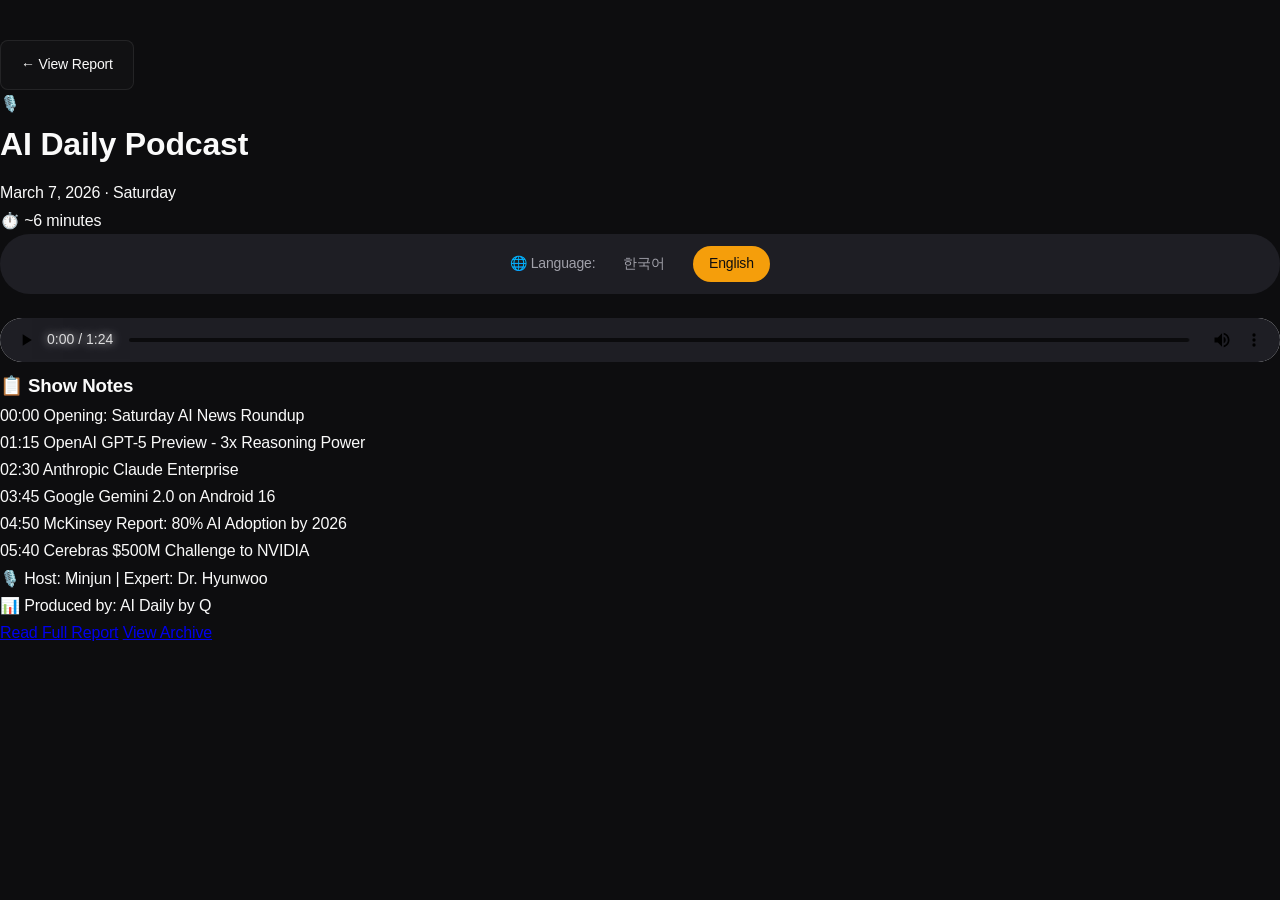
<file: 2026-03-07/podcast-en.html>
<!DOCTYPE html>
<html lang="en">
<head>
    <meta charset="UTF-8">
    <meta name="viewport" content="width=device-width, initial-scale=1.0">
    <title>AI Daily Podcast - March 7, 2026</title>
    <link rel="stylesheet" href="../style.css">
</head>
<body>
    <div class="container">
        <header class="podcast-header">
            <a href="./report.html" class="back-link">← View Report</a>
            <div class="podcast-icon">🎙️</div>
            <h1>AI Daily Podcast</h1>
            <p class="date">March 7, 2026 · Saturday</p>
            <p class="duration">⏱️ ~6 minutes</p>
        </header>

        <main class="podcast-player">
            <div class="language-selector">
                <span>🌐 Language:</span>
                <a href="podcast.html">한국어</a>
                <a href="podcast-en.html" class="active">English</a>
            </div>
            
            <audio controls class="audio-player">
                <source src="podcast-en.mp3" type="audio/mpeg">
                Your browser does not support the audio element.
            </audio>

            <div class="podcast-chapters">
                <h3>📋 Show Notes</h3>
                <ul class="chapters">
                    <li>
                        <span class="time">00:00</span>
                        <span class="title">Opening: Saturday AI News Roundup</span>
                    </li>
                    <li>
                        <span class="time">01:15</span>
                        <span class="title">OpenAI GPT-5 Preview - 3x Reasoning Power</span>
                    </li>
                    <li>
                        <span class="time">02:30</span>
                        <span class="title">Anthropic Claude Enterprise</span>
                    </li>
                    <li>
                        <span class="time">03:45</span>
                        <span class="title">Google Gemini 2.0 on Android 16</span>
                    </li>
                    <li>
                        <span class="time">04:50</span>
                        <span class="title">McKinsey Report: 80% AI Adoption by 2026</span>
                    </li>
                    <li>
                        <span class="time">05:40</span>
                        <span class="title">Cerebras $500M Challenge to NVIDIA</span>
                    </li>
                </ul>
            </div>

            <div class="podcast-meta">
                <p>🎙️ Host: Minjun | Expert: Dr. Hyunwoo</p>
                <p>📊 Produced by: AI Daily by Q</p>
            </div>
        </main>

        <footer class="podcast-footer">
            <a href="./report.html" class="btn">Read Full Report</a>
            <a href="../index.html" class="btn secondary">View Archive</a>
        </footer>
    </div>
</body>
</html>
</file>
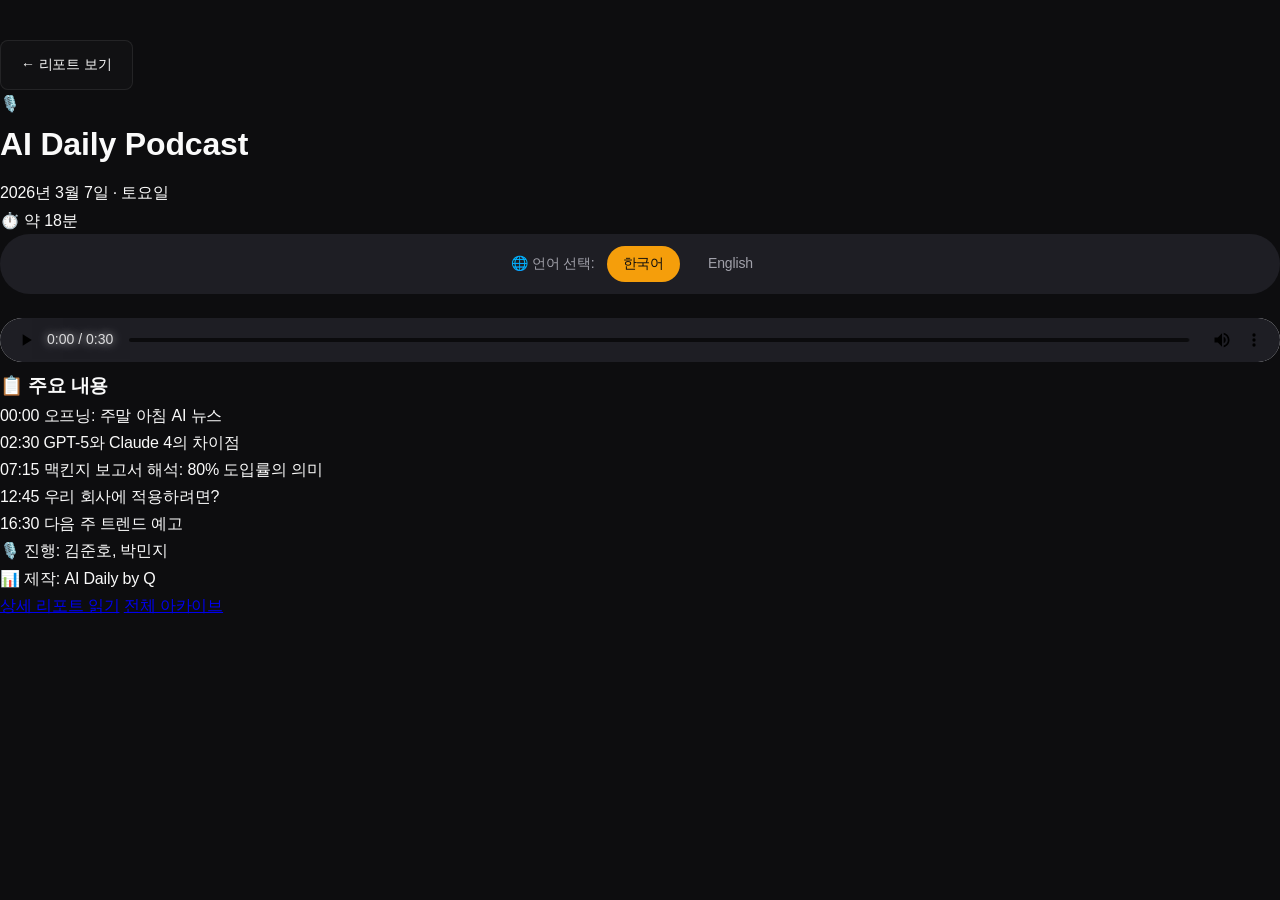
<file: 2026-03-07/podcast.html>
<!DOCTYPE html>
<html lang="ko">
<head>
    <meta charset="UTF-8">
    <meta name="viewport" content="width=device-width, initial-scale=1.0">
    <title>AI Daily Podcast - 2026년 3월 7일</title>
    <link rel="stylesheet" href="../style.css">
</head>
<body>
    <div class="container">
        <header class="podcast-header">
            <a href="./report.html" class="back-link">← 리포트 보기</a>
            <div class="podcast-icon">🎙️</div>
            <h1>AI Daily Podcast</h1>
            <p class="date">2026년 3월 7일 · 토요일</p>
            <p class="duration">⏱️ 약 18분</p>
        </header>

        <main class="podcast-player">
            <div class="language-selector">
                <span>🌐 언어 선택:</span>
                <a href="podcast.html" class="active">한국어</a>
                <a href="podcast-en.html">English</a>
            </div>
            
            <audio controls class="audio-player">
                <source src="podcast.mp3" type="audio/mpeg">
                브라우저가 오디오를 지원하지 않습니다.
            </audio>

            <div class="podcast-chapters">
                <h3>📋 주요 내용</h3>
                <ul class="chapters">
                    <li>
                        <span class="time">00:00</span>
                        <span class="title">오프닝: 주말 아침 AI 뉴스</span>
                    </li>
                    <li>
                        <span class="time">02:30</span>
                        <span class="title">GPT-5와 Claude 4의 차이점</span>
                    </li>
                    <li>
                        <span class="time">07:15</span>
                        <span class="title">맥킨지 보고서 해석: 80% 도입률의 의미</span>
                    </li>
                    <li>
                        <span class="time">12:45</span>
                        <span class="title">우리 회사에 적용하려면?</span>
                    </li>
                    <li>
                        <span class="time">16:30</span>
                        <span class="title">다음 주 트렌드 예고</span>
                    </li>
                </ul>
            </div>

            <div class="podcast-meta">
                <p>🎙️ 진행: 김준호, 박민지</p>
                <p>📊 제작: AI Daily by Q</p>
            </div>
        </main>

        <footer class="podcast-footer">
            <a href="./report.html" class="btn">상세 리포트 읽기</a>
            <a href="../index.html" class="btn secondary">전체 아카이브</a>
        </footer>
    </div>
</body>
</html>
</file>
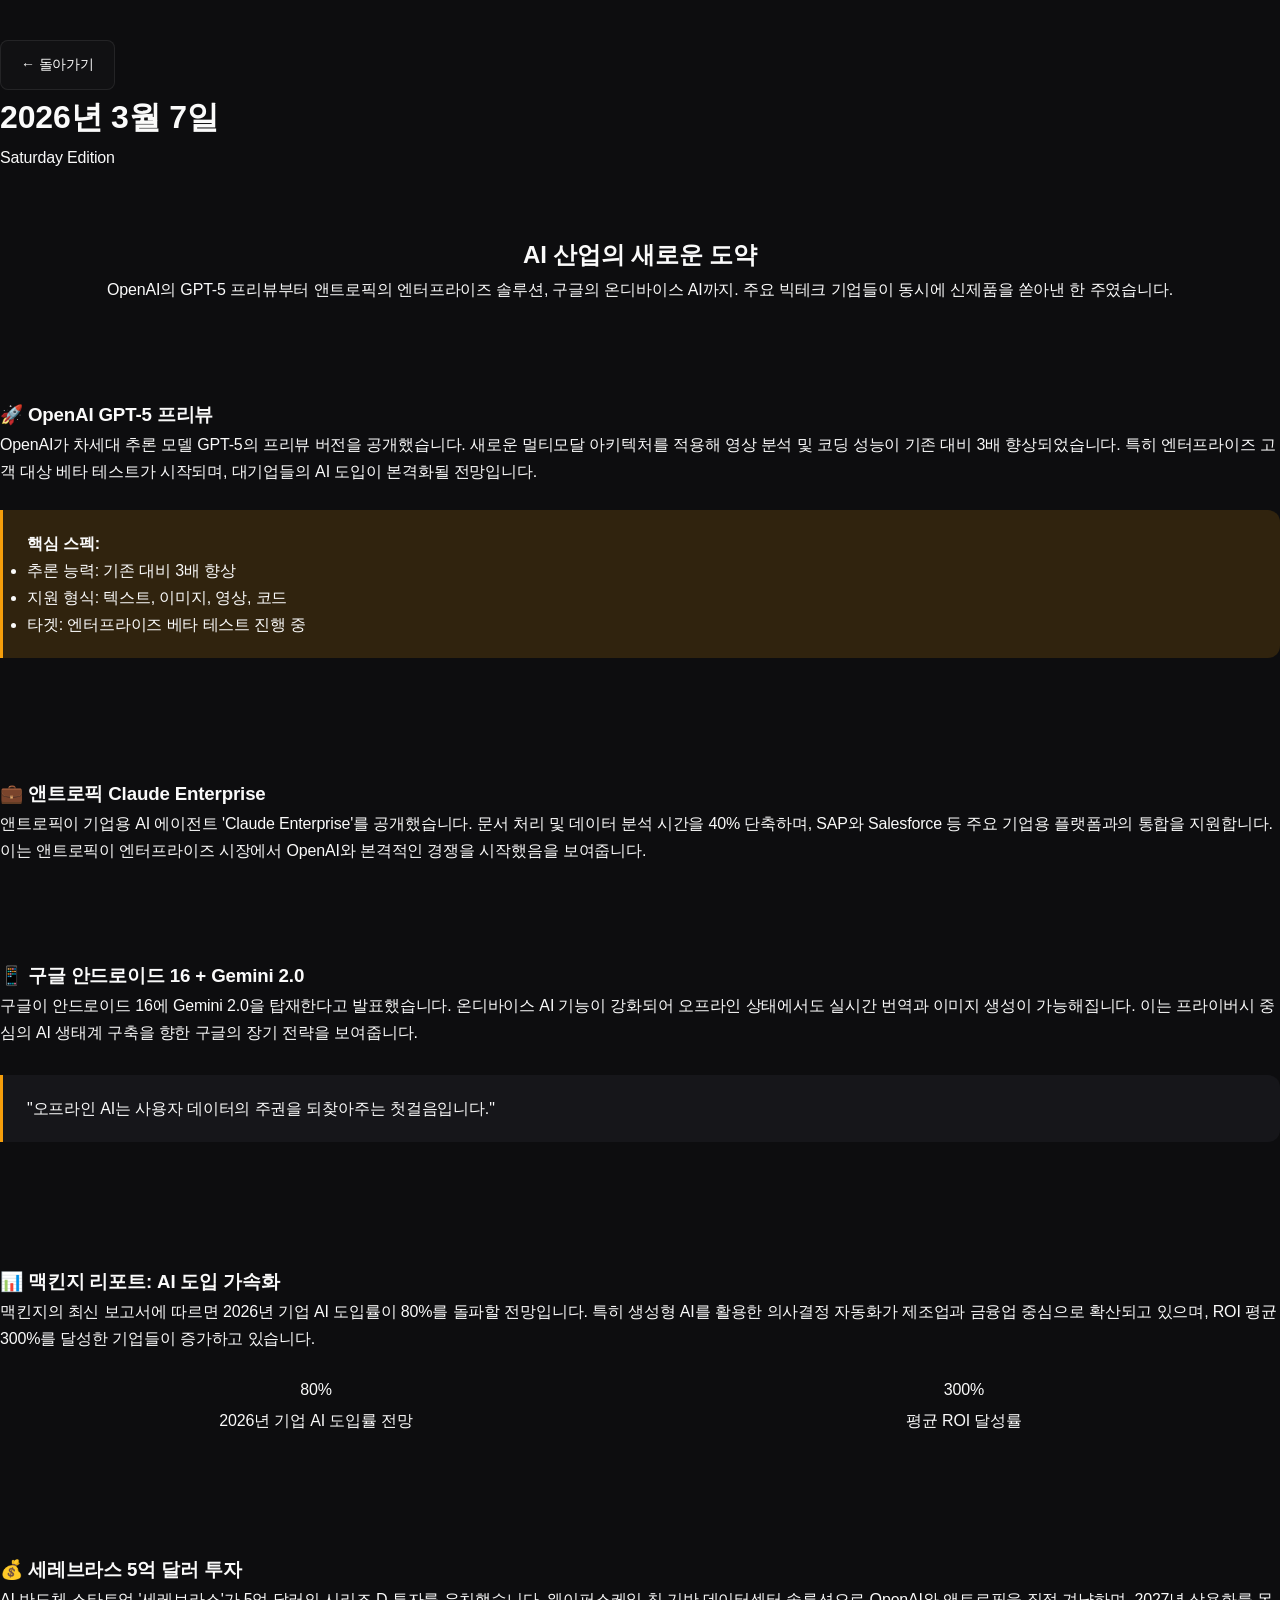
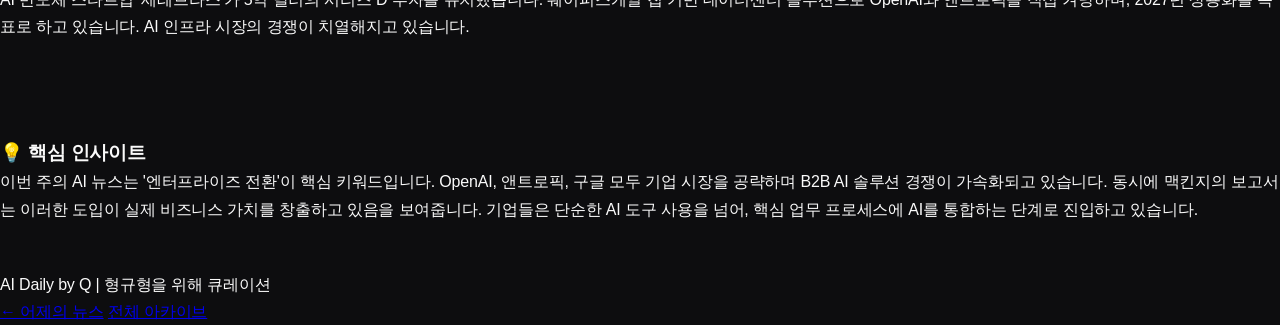
<file: 2026-03-07/report.html>
<!DOCTYPE html>
<html lang="ko">
<head>
    <meta charset="UTF-8">
    <meta name="viewport" content="width=device-width, initial-scale=1.0">
    <title>AI Daily - 2026년 3월 7일</title>
    <link rel="stylesheet" href="../style.css">
</head>
<body>
    <div class="container">
        <header class="date-header">
            <a href="../index.html" class="back-link">← 돌아가기</a>
            <h1>2026년 3월 7일</h1>
            <p class="subtitle">Saturday Edition</p>
        </header>

        <main class="report-content">
            <section class="hero">
                <h2>AI 산업의 새로운 도약</h2>
                <p class="lead">OpenAI의 GPT-5 프리뷰부터 앤트로픽의 엔터프라이즈 솔루션, 구글의 온디바이스 AI까지. 주요 빅테크 기업들이 동시에 신제품을 쏟아낸 한 주였습니다.</p>
            </section>

            <section class="section">
                <h3>🚀 OpenAI GPT-5 프리뷰</h3>
                <p>OpenAI가 차세대 추론 모델 GPT-5의 프리뷰 버전을 공개했습니다. 새로운 멀티모달 아키텍처를 적용해 영상 분석 및 코딩 성능이 기존 대비 3배 향상되었습니다. 특히 엔터프라이즈 고객 대상 베타 테스트가 시작되며, 대기업들의 AI 도입이 본격화될 전망입니다.</p>
                
                <div class="highlight-box">
                    <strong>핵심 스펙:</strong>
                    <ul>
                        <li>추론 능력: 기존 대비 3배 향상</li>
                        <li>지원 형식: 텍스트, 이미지, 영상, 코드</li>
                        <li>타겟: 엔터프라이즈 베타 테스트 진행 중</li>
                    </ul>
                </div>
            </section>

            <section class="section">
                <h3>💼 앤트로픽 Claude Enterprise</h3>
                <p>앤트로픽이 기업용 AI 에이전트 'Claude Enterprise'를 공개했습니다. 문서 처리 및 데이터 분석 시간을 40% 단축하며, SAP와 Salesforce 등 주요 기업용 플랫폼과의 통합을 지원합니다. 이는 앤트로픽이 엔터프라이즈 시장에서 OpenAI와 본격적인 경쟁을 시작했음을 보여줍니다.</p>
            </section>

            <section class="section">
                <h3>📱 구글 안드로이드 16 + Gemini 2.0</h3>
                <p>구글이 안드로이드 16에 Gemini 2.0을 탑재한다고 발표했습니다. 온디바이스 AI 기능이 강화되어 오프라인 상태에서도 실시간 번역과 이미지 생성이 가능해집니다. 이는 프라이버시 중심의 AI 생태계 구축을 향한 구글의 장기 전략을 보여줍니다.</p>
                
                <blockquote>
                    "오프라인 AI는 사용자 데이터의 주권을 되찾아주는 첫걸음입니다."
                </blockquote>
            </section>

            <section class="section">
                <h3>📊 맥킨지 리포트: AI 도입 가속화</h3>
                <p>맥킨지의 최신 보고서에 따르면 2026년 기업 AI 도입률이 80%를 돌파할 전망입니다. 특히 생성형 AI를 활용한 의사결정 자동화가 제조업과 금융업 중심으로 확산되고 있으며, ROI 평균 300%를 달성한 기업들이 증가하고 있습니다.</p>
                
                <div class="stats-grid">
                    <div class="stat">
                        <span class="number">80%</span>
                        <span class="label">2026년 기업 AI 도입률 전망</span>
                    </div>
                    <div class="stat">
                        <span class="number">300%</span>
                        <span class="label">평균 ROI 달성률</span>
                    </div>
                </div>
            </section>

            <section class="section">
                <h3>💰 세레브라스 5억 달러 투자</h3>
                <p>AI 반도체 스타트업 '세레브라스'가 5억 달러의 시리즈 D 투자를 유치했습니다. 웨이퍼스케일 칩 기반 데이터센터 솔루션으로 OpenAI와 앤트로픽을 직접 겨냥하며, 2027년 상용화를 목표로 하고 있습니다. AI 인프라 시장의 경쟁이 치열해지고 있습니다.</p>
            </section>

            <section class="section insight">
                <h3>💡 핵심 인사이트</h3>
                <p>이번 주의 AI 뉴스는 '엔터프라이즈 전환'이 핵심 키워드입니다. OpenAI, 앤트로픽, 구글 모두 기업 시장을 공략하며 B2B AI 솔루션 경쟁이 가속화되고 있습니다. 동시에 맥킨지의 보고서는 이러한 도입이 실제 비즈니스 가치를 창출하고 있음을 보여줍니다. 기업들은 단순한 AI 도구 사용을 넘어, 핵심 업무 프로세스에 AI를 통합하는 단계로 진입하고 있습니다.</p>
            </section>
        </main>

        <footer class="report-footer">
            <p>AI Daily by Q | 형규형을 위해 큐레이션</p>
            <div class="nav-links">
                <a href="../2026-03-06/report.html">← 어제의 뉴스</a>
                <a href="../index.html">전체 아카이브</a>
            </div>
        </footer>
    </div>
</body>
</html>
</file>
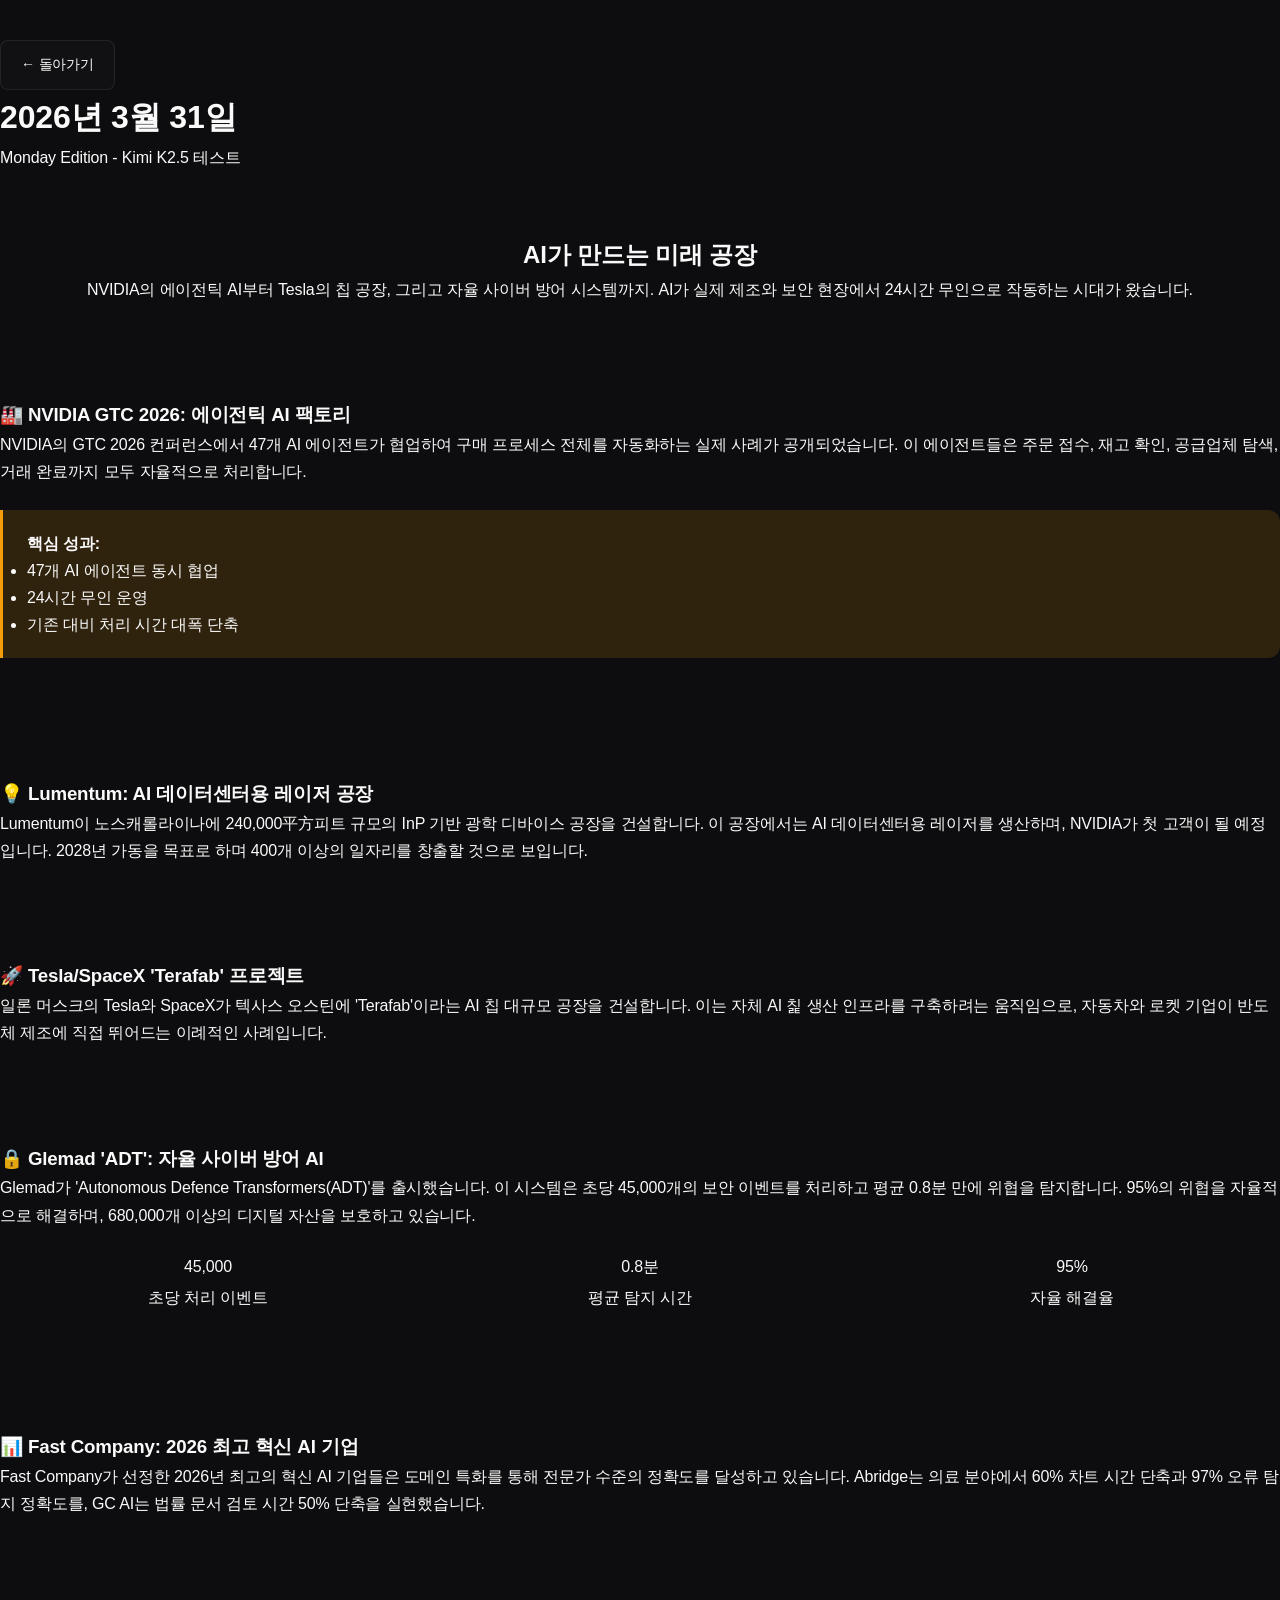
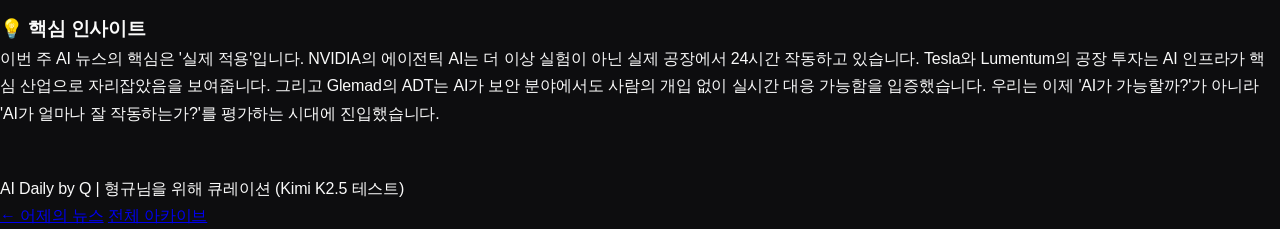
<file: 2026-03-31/report.html>
<!DOCTYPE html>
<html lang="ko">
<head>
    <meta charset="UTF-8">
    <meta name="viewport" content="width=device-width, initial-scale=1.0">
    <title>AI Daily - 2026년 3월 31일 (Kimi 테스트)</title>
    <link rel="stylesheet" href="../style.css">
</head>
<body>
    <div class="container">
        <header class="date-header">
            <a href="../index.html" class="back-link">← 돌아가기</a>
            <h1>2026년 3월 31일</h1>
            <p class="subtitle">Monday Edition - Kimi K2.5 테스트</p>
        </header>

        <main class="report-content">
            <section class="hero">
                <h2>AI가 만드는 미래 공장</h2>
                <p class="lead">NVIDIA의 에이전틱 AI부터 Tesla의 칩 공장, 그리고 자율 사이버 방어 시스템까지. AI가 실제 제조와 보안 현장에서 24시간 무인으로 작동하는 시대가 왔습니다.</p>
            </section>

            <section class="section">
                <h3>🏭 NVIDIA GTC 2026: 에이전틱 AI 팩토리</h3>
                <p>NVIDIA의 GTC 2026 컨퍼런스에서 47개 AI 에이전트가 협업하여 구매 프로세스 전체를 자동화하는 실제 사례가 공개되었습니다. 이 에이전트들은 주문 접수, 재고 확인, 공급업체 탐색, 거래 완료까지 모두 자율적으로 처리합니다.</p>
                
                <div class="highlight-box">
                    <strong>핵심 성과:</strong>
                    <ul>
                        <li>47개 AI 에이전트 동시 협업</li>
                        <li>24시간 무인 운영</li>
                        <li>기존 대비 처리 시간 대폭 단축</li>
                    </ul>
                </div>
            </section>

            <section class="section">
                <h3>💡 Lumentum: AI 데이터센터용 레이저 공장</h3>
                <p>Lumentum이 노스캐롤라이나에 240,000平方피트 규모의 InP 기반 광학 디바이스 공장을 건설합니다. 이 공장에서는 AI 데이터센터용 레이저를 생산하며, NVIDIA가 첫 고객이 될 예정입니다. 2028년 가동을 목표로 하며 400개 이상의 일자리를 창출할 것으로 보입니다.</p>
            </section>

            <section class="section">
                <h3>🚀 Tesla/SpaceX 'Terafab' 프로젝트</h3>
                <p>일론 머스크의 Tesla와 SpaceX가 텍사스 오스틴에 'Terafab'이라는 AI 칩 대규모 공장을 건설합니다. 이는 자체 AI 칥 생산 인프라를 구축하려는 움직임으로, 자동차와 로켓 기업이 반도체 제조에 직접 뛰어드는 이례적인 사례입니다.</p>
            </section>

            <section class="section">
                <h3>🔒 Glemad 'ADT': 자율 사이버 방어 AI</h3>
                <p>Glemad가 'Autonomous Defence Transformers(ADT)'를 출시했습니다. 이 시스템은 초당 45,000개의 보안 이벤트를 처리하고 평균 0.8분 만에 위협을 탐지합니다. 95%의 위협을 자율적으로 해결하며, 680,000개 이상의 디지털 자산을 보호하고 있습니다.</p>
                
                <div class="stats-grid">
                    <div class="stat">
                        <span class="number">45,000</span>
                        <span class="label">초당 처리 이벤트</span>
                    </div>
                    <div class="stat">
                        <span class="number">0.8분</span>
                        <span class="label">평균 탐지 시간</span>
                    </div>
                    <div class="stat">
                        <span class="number">95%</span>
                        <span class="label">자율 해결율</span>
                    </div>
                </div>
            </section>

            <section class="section">
                <h3>📊 Fast Company: 2026 최고 혁신 AI 기업</h3>
                <p>Fast Company가 선정한 2026년 최고의 혁신 AI 기업들은 도메인 특화를 통해 전문가 수준의 정확도를 달성하고 있습니다. Abridge는 의료 분야에서 60% 차트 시간 단축과 97% 오류 탐지 정확도를, GC AI는 법률 문서 검토 시간 50% 단축을 실현했습니다.</p>
            </section>

            <section class="section insight">
                <h3>💡 핵심 인사이트</h3>
                <p>이번 주 AI 뉴스의 핵심은 '실제 적용'입니다. NVIDIA의 에이전틱 AI는 더 이상 실험이 아닌 실제 공장에서 24시간 작동하고 있습니다. Tesla와 Lumentum의 공장 투자는 AI 인프라가 핵심 산업으로 자리잡았음을 보여줍니다. 그리고 Glemad의 ADT는 AI가 보안 분야에서도 사람의 개입 없이 실시간 대응 가능함을 입증했습니다. 우리는 이제 'AI가 가능할까?'가 아니라 'AI가 얼마나 잘 작동하는가?'를 평가하는 시대에 진입했습니다.</p>
            </section>
        </main>

        <footer class="report-footer">
            <p>AI Daily by Q | 형규님을 위해 큐레이션 (Kimi K2.5 테스트)</p>
            <div class="nav-links">
                <a href="../2026-03-30/report.html">← 어제의 뉴스</a>
                <a href="../index.html">전체 아카이브</a>
            </div>
        </footer>
    </div>
</body>
</html>
</file>
<file: style.css>
:root {
    --bg: #0d0d0f;
    --bg-secondary: #16161a;
    --bg-tertiary: #1e1e24;
    --text: #fafafa;
    --text-secondary: #a1a1aa;
    --text-muted: #71717a;
    --accent: #f59e0b;
    --accent-soft: rgba(245, 158, 11, 0.15);
    --accent-glow: rgba(245, 158, 11, 0.4);
    --border: rgba(255, 255, 255, 0.08);
    --border-hover: rgba(255, 255, 255, 0.15);
    --card-bg: rgba(255, 255, 255, 0.02);
    --gradient-start: #f59e0b;
    --gradient-end: #f97316;
}

* {
    margin: 0;
    padding: 0;
    box-sizing: border-box;
}

html {
    scroll-behavior: smooth;
}

body {
    font-family: 'Inter', 'Noto Sans KR', -apple-system, sans-serif;
    background: var(--bg);
    color: var(--text);
    line-height: 1.7;
    font-weight: 400;
    letter-spacing: -0.01em;
    -webkit-font-smoothing: antialiased;
}

/* Gradient text utility */
.gradient-text {
    background: linear-gradient(135deg, var(--gradient-start), var(--gradient-end));
    -webkit-background-clip: text;
    -webkit-text-fill-color: transparent;
    background-clip: text;
}

/* Grain texture overlay - more subtle */
.grain {
    position: fixed;
    top: 0;
    left: 0;
    width: 100%;
    height: 100%;
    pointer-events: none;
    opacity: 0.015;
    background-image: url("data:image/svg+xml,%3Csvg viewBox='0 0 200 200' xmlns='http://www.w3.org/2000/svg'%3E%3Cfilter id='noiseFilter'%3E%3CfeTurbulence type='fractalNoise' baseFrequency='0.9' numOctaves='4' stitchTiles='stitch'/%3E%3C/filter%3E%3Crect width='100%25' height='100%25' filter='url(%23noiseFilter)'/%3E%3C/svg%3E");
    z-index: 1000;
}

/* Header - glassmorphism */
.header {
    position: sticky;
    top: 0;
    z-index: 100;
    padding: 20px 32px;
    background: rgba(13, 13, 15, 0.8);
    backdrop-filter: blur(20px);
    -webkit-backdrop-filter: blur(20px);
    border-bottom: 1px solid var(--border);
}

.header-inner {
    max-width: 800px;
    margin: 0 auto;
    display: flex;
    justify-content: space-between;
    align-items: center;
}

.logo {
    font-family: 'Cormorant Garamond', serif;
    font-size: 24px;
    font-weight: 600;
    letter-spacing: -0.02em;
    color: var(--text);
}

.byline {
    font-size: 13px;
    font-weight: 500;
    color: var(--accent);
    letter-spacing: 0.05em;
    padding: 6px 12px;
    background: var(--accent-soft);
    border-radius: 20px;
}

/* Main - wider for better readability */
.main {
    max-width: 720px;
    margin: 0 auto;
    padding: 0 24px;
}

/* Hero - more impact */
.hero {
    padding: 64px 0 48px;
    text-align: center;
}

.kicker {
    display: inline-block;
    font-size: 12px;
    font-weight: 600;
    letter-spacing: 0.15em;
    text-transform: uppercase;
    color: var(--accent);
    margin-bottom: 20px;
    padding: 8px 16px;
    background: var(--accent-soft);
    border-radius: 20px;
}

.headline {
    font-family: 'Cormorant Garamond', serif;
    font-size: 52px;
    font-weight: 400;
    line-height: 1.15;
    letter-spacing: -0.03em;
}

.date {
    display: block;
    margin-top: 8px;
}

.divider {
    width: 40px;
    height: 2px;
    background: linear-gradient(90deg, var(--gradient-start), var(--gradient-end));
    margin: 32px auto 0;
    border-radius: 1px;
}

/* Section headers - cleaner */
.brief-header,
.deep-dive-header,
.archive-header {
    display: flex;
    align-items: center;
    gap: 12px;
    padding: 48px 0 24px;
    border-top: 1px solid var(--border);
}

.section-number {
    font-size: 11px;
    font-weight: 700;
    color: var(--accent);
    letter-spacing: 0.05em;
    width: 28px;
    height: 28px;
    display: flex;
    align-items: center;
    justify-content: center;
    background: var(--accent-soft);
    border-radius: 8px;
}

.brief-header h2,
.deep-dive-header h2,
.archive-header h2 {
    font-size: 14px;
    font-weight: 600;
    letter-spacing: 0.05em;
    text-transform: uppercase;
    color: var(--text);
}

/* Brief list - card style */
.brief-list {
    list-style: none;
}

.brief-list li {
    position: relative;
    padding: 20px 24px;
    margin-bottom: 12px;
    background: var(--card-bg);
    border: 1px solid var(--border);
    border-radius: 12px;
    transition: all 0.2s ease;
}

.brief-list li:hover {
    border-color: var(--border-hover);
    background: var(--bg-secondary);
}

.brief-list li strong {
    display: block;
    font-weight: 600;
    font-size: 16px;
    color: var(--text);
    margin-bottom: 6px;
    line-height: 1.5;
}

.brief-list li .desc {
    color: var(--text-secondary);
    font-size: 14px;
    line-height: 1.6;
}

.loading {
    color: var(--text-muted);
    font-style: italic;
    text-align: center;
    padding: 40px !important;
}

/* Cards - modern hover */
.cards {
    display: grid;
    gap: 16px;
}

.card {
    background: var(--card-bg);
    border: 1px solid var(--border);
    border-radius: 16px;
    padding: 28px;
    text-decoration: none;
    color: inherit;
    transition: all 0.25s cubic-bezier(0.4, 0, 0.2, 1);
    position: relative;
    overflow: hidden;
}

.card::before {
    content: '';
    position: absolute;
    top: 0;
    left: 0;
    right: 0;
    height: 2px;
    background: linear-gradient(90deg, var(--gradient-start), var(--gradient-end));
    opacity: 0;
    transition: opacity 0.25s;
}

.card:hover {
    border-color: var(--accent);
    transform: translateY(-3px);
    box-shadow: 0 20px 40px -12px rgba(0, 0, 0, 0.5);
}

.card:hover::before {
    opacity: 1;
}

.card-label {
    font-size: 11px;
    font-weight: 600;
    letter-spacing: 0.1em;
    text-transform: uppercase;
    color: var(--accent);
    margin-bottom: 12px;
    display: block;
}

.card h3 {
    font-family: 'Cormorant Garamond', serif;
    font-size: 26px;
    font-weight: 500;
    margin-bottom: 8px;
    color: var(--text);
}

.card p {
    font-size: 14px;
    color: var(--text-secondary);
    line-height: 1.6;
}

.card-arrow {
    font-size: 20px;
    color: var(--accent);
    position: absolute;
    right: 28px;
    bottom: 28px;
    transition: transform 0.25s;
}

.card:hover .card-arrow {
    transform: translateX(4px);
}

/* Archive - cleaner */
.archive-list {
    margin-top: 8px;
}

.archive-item {
    display: grid;
    grid-template-columns: 90px 1fr auto;
    gap: 20px;
    align-items: center;
    padding: 16px 20px;
    margin-bottom: 8px;
    border: 1px solid var(--border);
    border-radius: 12px;
    transition: all 0.2s;
}

.archive-item:hover {
    background: var(--card-bg);
    border-color: var(--border-hover);
}

.archive-date {
    font-size: 12px;
    font-weight: 500;
    color: var(--text-muted);
    font-variant-numeric: tabular-nums;
}

.archive-title {
    font-size: 15px;
    color: var(--text);
    white-space: nowrap;
    overflow: hidden;
    text-overflow: ellipsis;
}

.archive-link {
    font-size: 12px;
    font-weight: 500;
    color: var(--accent);
    text-decoration: none;
    padding: 6px 12px;
    background: var(--accent-soft);
    border-radius: 6px;
    transition: all 0.2s;
}

.archive-link:hover {
    background: var(--accent);
    color: var(--bg);
}

/* Footer */
.footer {
    text-align: center;
    padding: 60px 32px;
    margin-top: 60px;
    border-top: 1px solid var(--border);
}

.footer p {
    font-size: 14px;
    color: var(--text);
    margin-bottom: 8px;
}

.footer-meta {
    font-size: 12px !important;
    color: var(--text-muted) !important;
}

/* Detail pages - improved typography */
.detail-header {
    padding: 48px 0 32px;
    text-align: center;
}

.detail-header h1 {
    font-family: 'Cormorant Garamond', serif;
    font-size: 42px;
    font-weight: 400;
    line-height: 1.2;
    margin-bottom: 12px;
    letter-spacing: -0.02em;
}

.detail-meta {
    font-size: 13px;
    color: var(--text-secondary);
}

.detail-content {
    max-width: 720px;
    margin: 0 auto;
}

/* Report sections - numbered */
.detail-content h2 {
    font-size: 20px;
    font-weight: 700;
    margin: 48px 0 20px;
    color: var(--text);
    padding-bottom: 12px;
    border-bottom: 2px solid var(--accent);
    display: inline-block;
}

.detail-content h3 {
    font-size: 16px;
    font-weight: 600;
    color: var(--accent);
    margin: 32px 0 14px;
}

.detail-content p {
    font-size: 16px;
    line-height: 1.9;
    margin-bottom: 18px;
    color: var(--text);
}

.detail-content ul,
.detail-content ol {
    margin-bottom: 20px;
    padding-left: 24px;
}

.detail-content li {
    margin-bottom: 10px;
    line-height: 1.8;
    color: var(--text);
}

.detail-content li::marker {
    color: var(--accent);
}

/* Highlight boxes */
.highlight-box {
    background: var(--accent-soft);
    border-left: 3px solid var(--accent);
    padding: 20px 24px;
    margin: 24px 0;
    border-radius: 0 12px 12px 0;
}

.highlight-box p {
    margin: 0;
    font-size: 15px;
    color: var(--text);
}

/* Stats grid */
.stats-grid {
    display: grid;
    grid-template-columns: repeat(auto-fit, minmax(140px, 1fr));
    gap: 16px;
    margin: 24px 0;
}

.stat-item {
    background: var(--card-bg);
    border: 1px solid var(--border);
    padding: 20px;
    border-radius: 12px;
    text-align: center;
}

.stat-value {
    font-size: 24px;
    font-weight: 700;
    color: var(--accent);
    display: block;
    margin-bottom: 4px;
}

.stat-label {
    font-size: 12px;
    color: var(--text-secondary);
}

/* Currency display */
.currency-pair {
    display: inline-flex;
    align-items: center;
    gap: 8px;
    font-weight: 600;
}

.currency-usd {
    color: var(--text-secondary);
    font-size: 0.9em;
    text-decoration: line-through;
    opacity: 0.7;
}

.currency-krw {
    color: var(--accent);
    font-weight: 700;
}

/* Blockquote - modern */
blockquote {
    background: var(--bg-secondary);
    border-left: 3px solid var(--accent);
    padding: 20px 24px;
    margin: 28px 0;
    border-radius: 0 12px 12px 0;
    font-style: normal;
}

blockquote p {
    margin: 0;
    font-size: 15px;
    color: var(--text-secondary);
    line-height: 1.8;
}

/* Audio section - modern player */
.audio-section {
    background: var(--bg-secondary);
    border: 1px solid var(--border);
    border-radius: 16px;
    padding: 28px;
    margin: 40px 0;
}

.audio-section h3 {
    font-size: 14px;
    font-weight: 600;
    letter-spacing: 0.05em;
    text-transform: uppercase;
    color: var(--accent);
    margin-bottom: 16px;
}

audio {
    width: 100%;
    height: 44px;
    border-radius: 8px;
}

/* Custom audio player styling */
audio::-webkit-media-controls-panel {
    background: var(--bg-tertiary);
}

audio::-webkit-media-controls-current-time-display,
audio::-webkit-media-controls-time-remaining-display {
    color: var(--text);
}

/* Back link - modern */
.back-link {
    display: inline-flex;
    align-items: center;
    gap: 8px;
    margin-top: 40px;
    padding: 12px 20px;
    color: var(--text);
    text-decoration: none;
    font-size: 14px;
    font-weight: 500;
    background: var(--card-bg);
    border: 1px solid var(--border);
    border-radius: 8px;
    transition: all 0.2s;
}

.back-link:hover {
    border-color: var(--accent);
    color: var(--accent);
}

/* Tags */
.tag {
    display: inline-block;
    padding: 4px 10px;
    font-size: 11px;
    font-weight: 500;
    color: var(--accent);
    background: var(--accent-soft);
    border-radius: 4px;
    margin-right: 6px;
}

/* ============================================
   NEW UI COMPONENTS (Index Page v2)
   ============================================ */

/* Ambient Glow Background */
.ambient-glow {
    position: fixed;
    top: -50%;
    left: -50%;
    width: 200%;
    height: 200%;
    background: radial-gradient(ellipse at 30% 20%, rgba(245, 158, 11, 0.08) 0%, transparent 50%),
                radial-gradient(ellipse at 70% 80%, rgba(249, 115, 22, 0.05) 0%, transparent 50%);
    pointer-events: none;
    z-index: -1;
    animation: ambientMove 20s ease-in-out infinite;
}

@keyframes ambientMove {
    0%, 100% { transform: translate(0, 0) rotate(0deg); }
    50% { transform: translate(-2%, 2%) rotate(2deg); }
}

/* Header v2 */
.logo-wrapper {
    display: flex;
    align-items: center;
    gap: 12px;
}

.logo-icon {
    width: 36px;
    height: 36px;
    background: linear-gradient(135deg, var(--gradient-start), var(--gradient-end));
    border-radius: 10px;
    display: flex;
    align-items: center;
    justify-content: center;
    font-family: 'Cormorant Garamond', serif;
    font-size: 20px;
    font-weight: 600;
    color: var(--bg);
}

.logo-text {
    font-family: 'Cormorant Garamond', serif;
    font-size: 22px;
    font-weight: 600;
    color: var(--text);
    letter-spacing: -0.02em;
}

.header-meta {
    display: flex;
    align-items: center;
    gap: 16px;
}

.update-badge {
    display: flex;
    align-items: center;
    gap: 8px;
    font-size: 12px;
    color: var(--text-secondary);
    padding: 6px 12px;
    background: var(--card-bg);
    border: 1px solid var(--border);
    border-radius: 20px;
}

.pulse {
    width: 6px;
    height: 6px;
    background: #22c55e;
    border-radius: 50%;
    animation: pulse 2s ease-in-out infinite;
}

@keyframes pulse {
    0%, 100% { opacity: 1; transform: scale(1); }
    50% { opacity: 0.5; transform: scale(1.2); }
}

/* Hero v2 */
.hero-v2 {
    padding: 60px 0 40px;
    text-align: center;
    position: relative;
}

.hero-badge {
    display: inline-flex;
    align-items: center;
    gap: 8px;
    font-size: 12px;
    font-weight: 500;
    color: var(--accent);
    padding: 10px 18px;
    background: var(--accent-soft);
    border: 1px solid rgba(245, 158, 11, 0.2);
    border-radius: 24px;
    margin-bottom: 28px;
}

.hero-badge svg {
    color: var(--accent);
}

.hero-title {
    font-family: 'Cormorant Garamond', serif;
    font-size: 64px;
    font-weight: 500;
    line-height: 1.1;
    letter-spacing: -0.03em;
    margin-bottom: 20px;
}

.hero-subtitle {
    font-family: 'Cormorant Garamond', serif;
    font-style: italic;
    font-weight: 400;
    color: var(--text-secondary);
}

.hero-description {
    font-size: 16px;
    color: var(--text-secondary);
    line-height: 1.7;
    margin-bottom: 32px;
}

.hero-date {
    display: inline-flex;
    flex-direction: column;
    align-items: center;
    gap: 8px;
    padding: 16px 32px;
    background: var(--bg-secondary);
    border: 1px solid var(--border);
    border-radius: 12px;
}

.date-label {
    font-size: 11px;
    font-weight: 600;
    letter-spacing: 0.15em;
    color: var(--accent);
}

.date-value {
    font-size: 20px;
    font-weight: 500;
    color: var(--text);
}

.scroll-indicator {
    position: absolute;
    bottom: 0;
    left: 50%;
    transform: translateX(-50%);
    display: flex;
    flex-direction: column;
    align-items: center;
}

.scroll-line {
    width: 1px;
    height: 40px;
    background: linear-gradient(to bottom, var(--accent), transparent);
    animation: scrollLine 2s ease-in-out infinite;
}

@keyframes scrollLine {
    0%, 100% { opacity: 0.3; transform: scaleY(0.5); }
    50% { opacity: 1; transform: scaleY(1); }
}

/* Stats Bar */
.stats-bar {
    display: flex;
    justify-content: center;
    align-items: center;
    gap: 32px;
    padding: 24px;
    margin: 40px 0;
    background: var(--bg-secondary);
    border: 1px solid var(--border);
    border-radius: 16px;
}

.stat {
    display: flex;
    flex-direction: column;
    align-items: center;
    gap: 4px;
}

.stat-num {
    font-size: 28px;
    font-weight: 700;
    background: linear-gradient(135deg, var(--gradient-start), var(--gradient-end));
    -webkit-background-clip: text;
    -webkit-text-fill-color: transparent;
    background-clip: text;
}

.stat-divider {
    width: 1px;
    height: 32px;
    background: var(--border);
}

/* Section v2 */
.section {
    padding: 48px 0;
}

.section-header {
    display: flex;
    align-items: flex-start;
    gap: 16px;
    margin-bottom: 28px;
}

.section-icon {
    width: 44px;
    height: 44px;
    display: flex;
    align-items: center;
    justify-content: center;
    font-size: 14px;
    font-weight: 700;
    color: var(--accent);
    background: var(--accent-soft);
    border-radius: 12px;
    flex-shrink: 0;
}

.section-info {
    flex: 1;
}

.section-title {
    font-size: 20px;
    font-weight: 600;
    color: var(--text);
    margin-bottom: 4px;
}

.section-desc {
    font-size: 14px;
    color: var(--text-secondary);
}

/* Brief List v2 */
.brief-list-v2 {
    list-style: none;
    display: flex;
    flex-direction: column;
    gap: 12px;
}

.brief-list-v2 li {
    display: flex;
    flex-direction: column;
    gap: 6px;
    padding: 20px 24px;
    background: var(--card-bg);
    border: 1px solid var(--border);
    border-radius: 14px;
    transition: all 0.25s cubic-bezier(0.4, 0, 0.2, 1);
}

.brief-list-v2 li:hover {
    border-color: var(--accent);
    background: var(--bg-secondary);
    transform: translateX(4px);
}

.brief-list-v2 li strong {
    font-size: 16px;
    font-weight: 600;
    color: var(--text);
    line-height: 1.5;
}

.brief-list-v2 li .desc {
    font-size: 14px;
    color: var(--text-secondary);
    line-height: 1.6;
}

.loading-state {
    display: flex;
    align-items: center;
    justify-content: center;
    gap: 12px !important;
    padding: 40px !important;
    color: var(--text-muted) !important;
}

.loading-state:hover {
    transform: none !important;
    border-color: var(--border) !important;
}

.loading-spinner {
    width: 20px;
    height: 20px;
    border: 2px solid var(--border);
    border-top-color: var(--accent);
    border-radius: 50%;
    animation: spin 1s linear infinite;
}

@keyframes spin {
    to { transform: rotate(360deg); }
}

/* Cards v2 */
.cards-v2 {
    display: grid;
    grid-template-columns: repeat(2, 1fr);
    gap: 16px;
}

.card-v2 {
    display: flex;
    align-items: flex-start;
    gap: 16px;
    padding: 24px;
    background: var(--card-bg);
    border: 1px solid var(--border);
    border-radius: 16px;
    text-decoration: none;
    color: inherit;
    transition: all 0.3s cubic-bezier(0.4, 0, 0.2, 1);
    position: relative;
    overflow: hidden;
}

.card-v2::before {
    content: '';
    position: absolute;
    top: 0;
    left: 0;
    right: 0;
    height: 2px;
    background: linear-gradient(90deg, var(--gradient-start), var(--gradient-end));
    opacity: 0;
    transition: opacity 0.3s;
}

.card-v2:hover {
    border-color: var(--accent);
    transform: translateY(-3px);
    box-shadow: 0 20px 40px -15px rgba(0, 0, 0, 0.5);
}

.card-v2:hover::before {
    opacity: 1;
}

.card-icon {
    width: 48px;
    height: 48px;
    display: flex;
    align-items: center;
    justify-content: center;
    background: var(--bg-tertiary);
    border-radius: 12px;
    color: var(--accent);
    flex-shrink: 0;
}

.card-content {
    flex: 1;
}

.card-tag {
    display: inline-block;
    font-size: 11px;
    font-weight: 600;
    letter-spacing: 0.05em;
    text-transform: uppercase;
    color: var(--accent);
    margin-bottom: 8px;
}

.card-content h3 {
    font-size: 18px;
    font-weight: 600;
    color: var(--text);
    margin-bottom: 6px;
}

.card-content p {
    font-size: 14px;
    color: var(--text-secondary);
    line-height: 1.5;
    margin-bottom: 12px;
}

.card-meta {
    display: flex;
    gap: 12px;
}

.meta-item {
    font-size: 12px;
    color: var(--text-muted);
}

.card-arrow-v2 {
    font-size: 20px;
    color: var(--accent);
    opacity: 0;
    transform: translateX(-10px);
    transition: all 0.3s;
}

.card-v2:hover .card-arrow-v2 {
    opacity: 1;
    transform: translateX(0);
}

/* Archive v2 */
.archive-list-v2 {
    display: flex;
    flex-direction: column;
    gap: 8px;
}

.archive-item-v2 {
    display: grid;
    grid-template-columns: auto 1fr auto;
    align-items: center;
    gap: 16px;
    padding: 16px 20px;
    background: var(--card-bg);
    border: 1px solid var(--border);
    border-radius: 12px;
    text-decoration: none;
    color: inherit;
    transition: all 0.2s;
}

.archive-item-v2:hover {
    border-color: var(--accent);
    background: var(--bg-secondary);
}

.archive-date-v2 {
    font-size: 13px;
    font-weight: 500;
    color: var(--text-muted);
    font-variant-numeric: tabular-nums;
    padding: 4px 10px;
    background: var(--bg-tertiary);
    border-radius: 6px;
}

.archive-title-v2 {
    font-size: 15px;
    font-weight: 500;
    color: var(--text);
}

.archive-arrow {
    font-size: 14px;
    color: var(--accent);
}

/* CTA Section */
.cta-section {
    padding: 48px 32px;
    margin: 48px 0;
    background: linear-gradient(135deg, var(--bg-secondary), var(--bg-tertiary));
    border: 1px solid var(--border);
    border-radius: 20px;
    text-align: center;
}

.cta-content {
    max-width: 480px;
    margin: 0 auto;
}

.cta-icon {
    font-size: 40px;
    margin-bottom: 16px;
}

.cta-content h3 {
    font-size: 20px;
    font-weight: 600;
    color: var(--text);
    margin-bottom: 8px;
}

.cta-content p {
    font-size: 15px;
    color: var(--text-secondary);
    line-height: 1.7;
    margin-bottom: 24px;
}

.cta-features {
    display: flex;
    flex-wrap: wrap;
    justify-content: center;
    gap: 12px;
}

.cta-feature {
    font-size: 13px;
    font-weight: 500;
    color: var(--accent);
    padding: 8px 16px;
    background: var(--accent-soft);
    border-radius: 20px;
}

/* Footer v2 */
.footer-v2 {
    padding: 48px 32px;
    margin-top: 48px;
    border-top: 1px solid var(--border);
}

.footer-content {
    max-width: 800px;
    margin: 0 auto;
    text-align: center;
}

.footer-brand {
    display: flex;
    flex-direction: column;
    align-items: center;
    gap: 12px;
    margin-bottom: 16px;
}

.footer-logo {
    width: 44px;
    height: 44px;
    font-size: 24px;
}

.footer-tagline {
    font-family: 'Cormorant Garamond', serif;
    font-size: 20px;
    font-weight: 500;
    color: var(--text);
}

.footer-credit {
    font-size: 13px;
    color: var(--text-muted);
}

/* Responsive */
@media (max-width: 640px) {
    .header {
        padding: 12px 16px;
    }
    
    .logo-icon {
        width: 32px;
        height: 32px;
        font-size: 18px;
    }
    
    .logo-text {
        font-size: 18px;
    }
    
    .header-meta {
        display: none;
    }
    
    .main {
        padding: 0 16px;
    }
    
    /* Hero Mobile */
    .hero-v2 {
        padding: 40px 0 32px;
    }
    
    .hero-badge {
        font-size: 11px;
        padding: 8px 14px;
        margin-bottom: 20px;
    }
    
    .hero-badge svg {
        width: 14px;
        height: 14px;
    }
    
    .hero-title {
        font-size: 42px;
        margin-bottom: 16px;
    }
    
    .hero-description {
        font-size: 14px;
        margin-bottom: 24px;
    }
    
    .hero-description br {
        display: none;
    }
    
    .hero-date {
        padding: 12px 24px;
    }
    
    .date-value {
        font-size: 18px;
    }
    
    .scroll-indicator {
        display: none;
    }
    
    /* Stats Bar Mobile */
    .stats-bar {
        gap: 16px;
        padding: 16px;
        margin: 24px 0;
    }
    
    .stat-num {
        font-size: 22px;
    }
    
    .stat-label {
        font-size: 11px;
    }
    
    .stat-divider {
        height: 24px;
    }
    
    /* Section Mobile */
    .section {
        padding: 32px 0;
    }
    
    .section-header {
        gap: 12px;
        margin-bottom: 20px;
    }
    
    .section-icon {
        width: 36px;
        height: 36px;
        font-size: 12px;
        border-radius: 10px;
    }
    
    .section-title {
        font-size: 17px;
    }
    
    .section-desc {
        font-size: 13px;
    }
    
    /* Brief List Mobile */
    .brief-list-v2 {
        gap: 10px;
    }
    
    .brief-list-v2 li {
        padding: 16px;
        border-radius: 12px;
        gap: 4px;
    }
    
    .brief-list-v2 li:hover {
        transform: none;
    }
    
    .brief-list-v2 li strong {
        font-size: 15px;
        line-height: 1.4;
    }
    
    .brief-list-v2 li .desc {
        font-size: 13px;
    }
    
    /* Cards Mobile - SIMPLIFIED */
    .cards-v2 {
        grid-template-columns: 1fr;
        gap: 12px;
    }
    
    .card-v2 {
        padding: 16px;
        border-radius: 12px;
        gap: 12px;
        align-items: center;
    }
    
    .card-v2:hover {
        transform: translateY(-2px);
    }
    
    .card-icon {
        width: 40px;
        height: 40px;
        border-radius: 10px;
    }
    
    .card-icon svg {
        width: 20px;
        height: 20px;
    }
    
    .card-content {
        flex: 1;
        min-width: 0;
    }
    
    .card-title-row {
        display: flex;
        justify-content: space-between;
        align-items: center;
        margin-bottom: 4px;
    }
    
    .card-tag {
        font-size: 10px;
        margin-bottom: 0;
    }
    
    .card-arrow-mobile {
        font-size: 16px;
        color: var(--accent);
    }
    
    .card-content h3 {
        font-size: 15px;
        margin-bottom: 2px;
    }
    
    .card-content p {
        font-size: 13px;
        margin-bottom: 0;
    }
    
    .card-arrow-v2,
    .card-meta {
        display: none;
    }
    
    /* Archive Mobile */
    .archive-item-v2 {
        padding: 14px 16px;
        gap: 12px;
    }
    
    .archive-date-v2 {
        font-size: 11px;
        padding: 3px 8px;
    }
    
    .archive-title-v2 {
        font-size: 14px;
    }
    
    /* CTA Mobile */
    .cta-section {
        padding: 32px 24px;
        margin: 32px 0;
        border-radius: 16px;
    }
    
    .cta-icon {
        font-size: 32px;
        margin-bottom: 12px;
    }
    
    .cta-content h3 {
        font-size: 17px;
    }
    
    .cta-content p {
        font-size: 14px;
    }
    
    .cta-content p br {
        display: none;
    }
    
    .cta-features {
        gap: 8px;
    }
    
    .cta-feature {
        font-size: 11px;
        padding: 6px 12px;
    }
    
    /* Footer Mobile */
    .footer-v2 {
        padding: 32px 20px;
    }
    
    .footer-logo {
        width: 36px;
        height: 36px;
        font-size: 20px;
    }
    
    .footer-tagline {
        font-size: 17px;
    }
    
    .footer-credit {
        font-size: 12px;
    }
    
    /* Old classes fallback */
    .hero {
        padding: 40px 0 32px;
    }
    
    .headline {
        font-size: 36px;
    }
    
    .brief-list li {
        padding: 16px 20px;
    }
    
    .brief-list li strong {
        font-size: 15px;
    }
    
    .card {
        padding: 20px;
    }
    
    .card h3 {
        font-size: 22px;
    }
    
    .archive-item {
        grid-template-columns: 1fr;
        gap: 8px;
    }
    
    .archive-title {
        white-space: normal;
    }
    
    .detail-header h1 {
        font-size: 32px;
    }
    
    .stats-grid {
        grid-template-columns: repeat(2, 1fr);
    }
}

/* Language selector for podcast */
.language-selector {
    display: flex;
    align-items: center;
    justify-content: center;
    gap: 12px;
    margin-bottom: 24px;
    padding: 12px 20px;
    background: var(--bg-tertiary);
    border-radius: 100px;
    font-size: 14px;
}

.language-selector span {
    color: var(--text-secondary);
}

.language-selector a {
    padding: 6px 16px;
    border-radius: 100px;
    text-decoration: none;
    color: var(--text-secondary);
    transition: all 0.2s ease;
}

.language-selector a:hover {
    color: var(--text);
    background: var(--bg-secondary);
}

.language-selector a.active {
    background: var(--accent);
    color: var(--bg);
    font-weight: 500;
}
</file>
